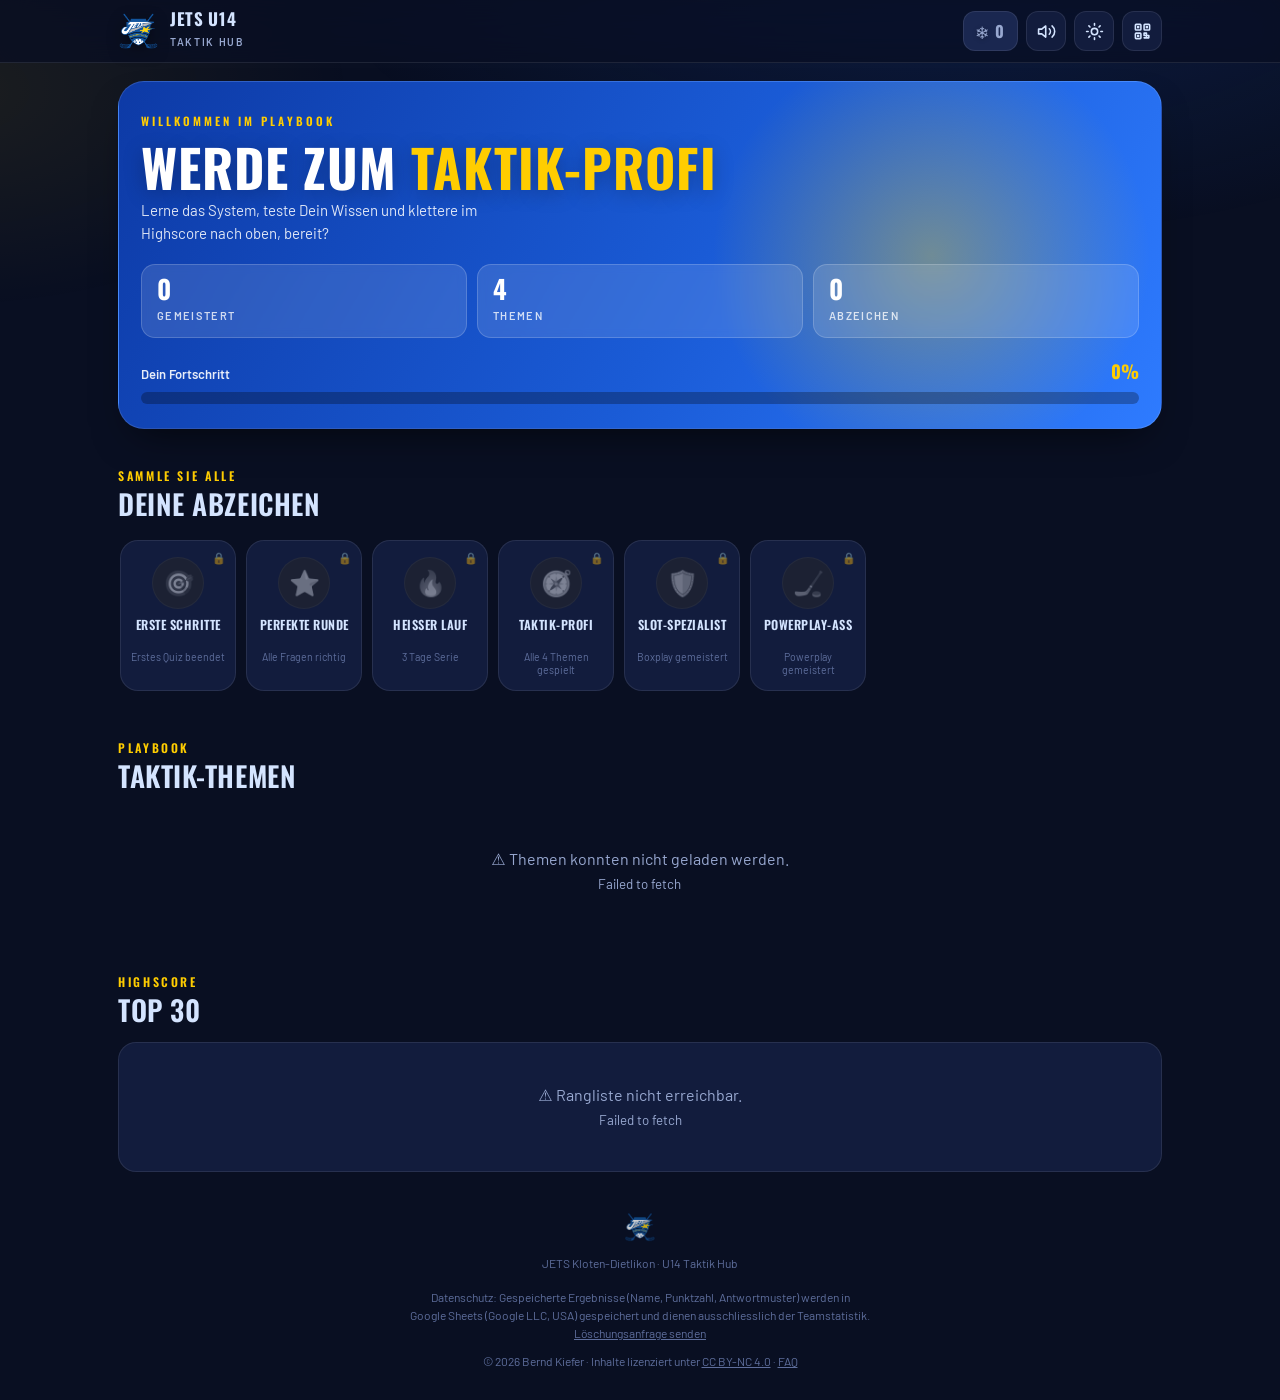
<file: index.html>
<!DOCTYPE html>
<html lang="de">
<head>
  <meta charset="UTF-8">
  <meta name="viewport" content="width=device-width, initial-scale=1, viewport-fit=cover">
  <meta name="theme-color" content="#090F22">
  <title>JETS U14 · Taktik Hub</title>
  <link rel="stylesheet" href="css/fonts.css">
  <link rel="stylesheet" href="css/style.css">
</head>
<body>

  <!-- ====================== HEADER ====================== -->
  <header class="app-header">
    <div class="wrap">
      <a class="brand" href="index.html">
        <img src="assets/jets-logo.png" alt="JETS Logo">
        <span class="brand-txt">
          <b>JETS U14</b>
          <span>Taktik Hub</span>
        </span>
      </a>
      <div class="header-tools">
        <div class="streak-pill cold" id="streakPill" title="Streak">❄️ 0</div>
        <button class="icon-btn" id="soundBtn" aria-label="Sound an/aus"></button>
        <button class="icon-btn" id="themeBtn" aria-label="Hell/Dunkel"></button>
        <a class="icon-btn" id="qrBtn" href="qr.html" aria-label="QR-Code Poster"></a>
      </div>
    </div>
  </header>

  <main class="wrap">

    <!-- ====================== HERO ====================== -->
    <section class="hero">
      <div class="hero-inner">
        <span class="kicker" id="heroGreet">Willkommen im Playbook</span>
        <h1>Werde zum <em>Taktik-Profi</em></h1>
        <p>Lerne das System, teste Dein Wissen und klettere im Highscore nach oben, bereit?</p>

        <div class="hero-stats">
          <div class="hstat"><b id="heroMastered">0</b><span>Gemeistert</span></div>
          <div class="hstat"><b id="heroTotal">4</b><span>Themen</span></div>
          <div class="hstat"><b id="heroBadgeCount">0</b><span>Abzeichen</span></div>
        </div>

        <div class="hero-progress">
          <div class="pwrap"><span>Dein Fortschritt</span><b id="heroPct">0%</b></div>
          <div class="bar" id="heroBar"><i></i></div>
        </div>
      </div>
    </section>

    <div class="mock-banner" id="mockBanner" style="display:none">
      🧪 <span><b>Demo-Modus:</b> Beispieldaten aktiv. Sobald die Google-Apps-Script-URL eingetragen ist, lädt alles live.</span>
    </div>

    <!-- ====================== BADGES ====================== -->
    <section class="section">
      <div class="section-head">
        <div><span class="eyebrow">Sammle sie alle</span><h2>Deine Abzeichen</h2></div>
      </div>
      <div class="badge-strip" id="badgeStrip"></div>
    </section>

    <!-- ====================== THEMEN ====================== -->
    <section class="section">
      <div class="section-head">
        <div><span class="eyebrow">Playbook</span><h2>Taktik-Themen</h2></div>
      </div>
      <div class="grid-cards" id="topicGrid"></div>
    </section>

    <!-- ====================== LEADERBOARD ====================== -->
    <section class="section" id="leaderboardSection">
      <div class="section-head">
        <div><span class="eyebrow" id="boardEyebrow">Highscore</span><h2 id="boardHeading">Top 30</h2></div>
      </div>
      <div class="board" id="board"></div>
    </section>

    <footer class="foot">
      <img class="logo-sm" src="assets/jets-logo.png" alt="JETS">
      <div>JETS Kloten-Dietlikon · U14 Taktik Hub</div>
      <p class="privacy-notice">
        Datenschutz: Gespeicherte Ergebnisse (Name, Punktzahl, Antwortmuster) werden in Google&nbsp;Sheets (Google&nbsp;LLC, USA) gespeichert und dienen ausschliesslich der Teamstatistik. <button class="privacy-link" id="openContact">Löschungsanfrage senden</button>
      </p>
      <p class="foot-copyright">© <a href="coach.html" class="coach-link" tabindex="-1">2026</a> Bernd Kiefer · Inhalte lizenziert unter <a href="https://creativecommons.org/licenses/by-nc/4.0/" target="_blank" rel="noopener">CC BY-NC 4.0</a> · <a href="faq.html">FAQ</a></p>
    </footer>

    <!-- Contact modal -->
    <div class="modal-backdrop" id="contactModal" style="display:none" role="dialog" aria-modal="true" aria-labelledby="contactTitle">
      <div class="modal-box">
        <h2 class="modal-title" id="contactTitle">Löschungsanfrage</h2>
        <p class="modal-sub">Dein Name und deine Nachricht werden per E-Mail an den Betreiber weitergeleitet.</p>
        <label class="modal-label" for="contactName">Name</label>
        <input class="modal-input" id="contactName" type="text" placeholder="z.B. Max Muster" maxlength="80">
        <label class="modal-label" for="contactEmail">E-Mail <span style="color:var(--red)">*</span></label>
        <input class="modal-input" id="contactEmail" type="email" placeholder="z.B. max@beispiel.ch" maxlength="120">
        <label class="modal-label" for="contactMsg">Nachricht</label>
        <textarea class="modal-input modal-textarea" id="contactMsg" placeholder="Was soll gelöscht werden?" maxlength="1000"></textarea>
        <div class="modal-actions">
          <button class="btn btn-yellow" id="contactSubmit">Senden</button>
          <button class="btn btn-ghost" id="contactClose">Abbrechen</button>
        </div>
        <p class="modal-feedback" id="contactFeedback"></p>
      </div>
    </div>
  </main>

  <script src="js/vendor/react.production.min.js"></script>
  <script src="js/vendor/react-dom.production.min.js"></script>
  <script src="js/vendor/babel.min.js"></script>
  <script type="text/babel" src="tweaks-panel.jsx"></script>
  <script src="js/config.js"></script>
  <script src="js/api.js"></script>
  <script src="js/ui.js"></script>
  <script src="js/index.js"></script>
  <div id="tweaks-root"></div>
  <script type="text/babel">
    const TWEAK_DEFAULTS = /*EDITMODE-BEGIN*/{
      "leaderboardTitel": "Highscore",
      "theme": "dark",
      "accentFarbe": "#FFCD00",
      "demoBanner": false
    }/*EDITMODE-END*/;

    function TweaksApp() {
      const [t, setTweak] = useTweaks(TWEAK_DEFAULTS);

      // Leaderboard-Titel
      React.useEffect(() => {
        const ey = document.getElementById('boardEyebrow');
        if (ey) ey.textContent = t.leaderboardTitel;
      }, [t.leaderboardTitel]);

      // Theme
      React.useEffect(() => {
        document.documentElement.setAttribute('data-theme', t.theme);
        localStorage.setItem('jets_theme', t.theme);
        const btn = document.getElementById('themeBtn');
        if (btn && window.UI) btn.innerHTML = UI.icon(t.theme === 'dark' ? 'sun' : 'moon', 19);
      }, [t.theme]);

      // Akzentfarbe
      React.useEffect(() => {
        document.documentElement.style.setProperty('--yellow', t.accentFarbe);
        document.documentElement.style.setProperty('--yellow-soft', t.accentFarbe + 'cc');
      }, [t.accentFarbe]);

      // Demo-Banner
      React.useEffect(() => {
        const mb = document.getElementById('mockBanner');
        if (mb) mb.style.display = t.demoBanner ? 'flex' : 'none';
      }, [t.demoBanner]);

      return (
        <TweaksPanel title="Tweaks">
          <TweakSection label="Inhalt" />
          <TweakRadio
            label="Leaderboard-Titel"
            value={t.leaderboardTitel}
            options={['Highscore', 'Liga-Rangliste']}
            onChange={v => setTweak('leaderboardTitel', v)}
          />
          <TweakToggle
            label="Demo-Banner"
            value={t.demoBanner}
            onChange={v => setTweak('demoBanner', v)}
          />
          <TweakSection label="Design" />
          <TweakRadio
            label="Theme"
            value={t.theme}
            options={['dark', 'light']}
            onChange={v => setTweak('theme', v)}
          />
          <TweakColor
            label="Akzentfarbe"
            value={t.accentFarbe}
            options={['#FFCD00', '#FFB300', '#FF9500', '#00CFAA']}
            onChange={v => setTweak('accentFarbe', v)}
          />
        </TweaksPanel>
      );
    }

    ReactDOM.createRoot(document.getElementById('tweaks-root')).render(<TweaksApp />);
  </script>
  <script>
    (function() {
      var modal   = document.getElementById('contactModal');
      var feedback = document.getElementById('contactFeedback');
      document.getElementById('openContact').addEventListener('click', function() {
        modal.style.display = 'flex';
        feedback.textContent = '';
        document.getElementById('contactName').value = '';
        document.getElementById('contactEmail').value = '';
        document.getElementById('contactMsg').value = '';
      });
      function close() { modal.style.display = 'none'; }
      document.getElementById('contactClose').addEventListener('click', close);
      modal.addEventListener('click', function(e) { if (e.target === modal) close(); });
      document.getElementById('contactSubmit').addEventListener('click', async function() {
        var name = document.getElementById('contactName').value.trim();
        var email = document.getElementById('contactEmail').value.trim();
        var message = document.getElementById('contactMsg').value.trim();
        if (!email) { feedback.textContent = 'Bitte eine E-Mail-Adresse eingeben.'; return; }
        if (!message) { feedback.textContent = 'Bitte eine Nachricht eingeben.'; return; }
        var btn = document.getElementById('contactSubmit');
        btn.disabled = true;
        btn.textContent = 'Wird gesendet…';
        try {
          await API.sendContact({ name, email, message });
          feedback.style.color = 'var(--green)';
          feedback.textContent = 'Nachricht gesendet. Wir melden uns bald.';
          btn.style.display = 'none';
          document.getElementById('contactClose').textContent = 'Schliessen';
        } catch(err) {
          feedback.style.color = 'var(--red)';
          feedback.textContent = 'Fehler beim Senden. Bitte später nochmal versuchen.';
          btn.disabled = false;
          btn.textContent = 'Senden';
        }
      });
    })();
  </script>
</body>
</html>
</file>
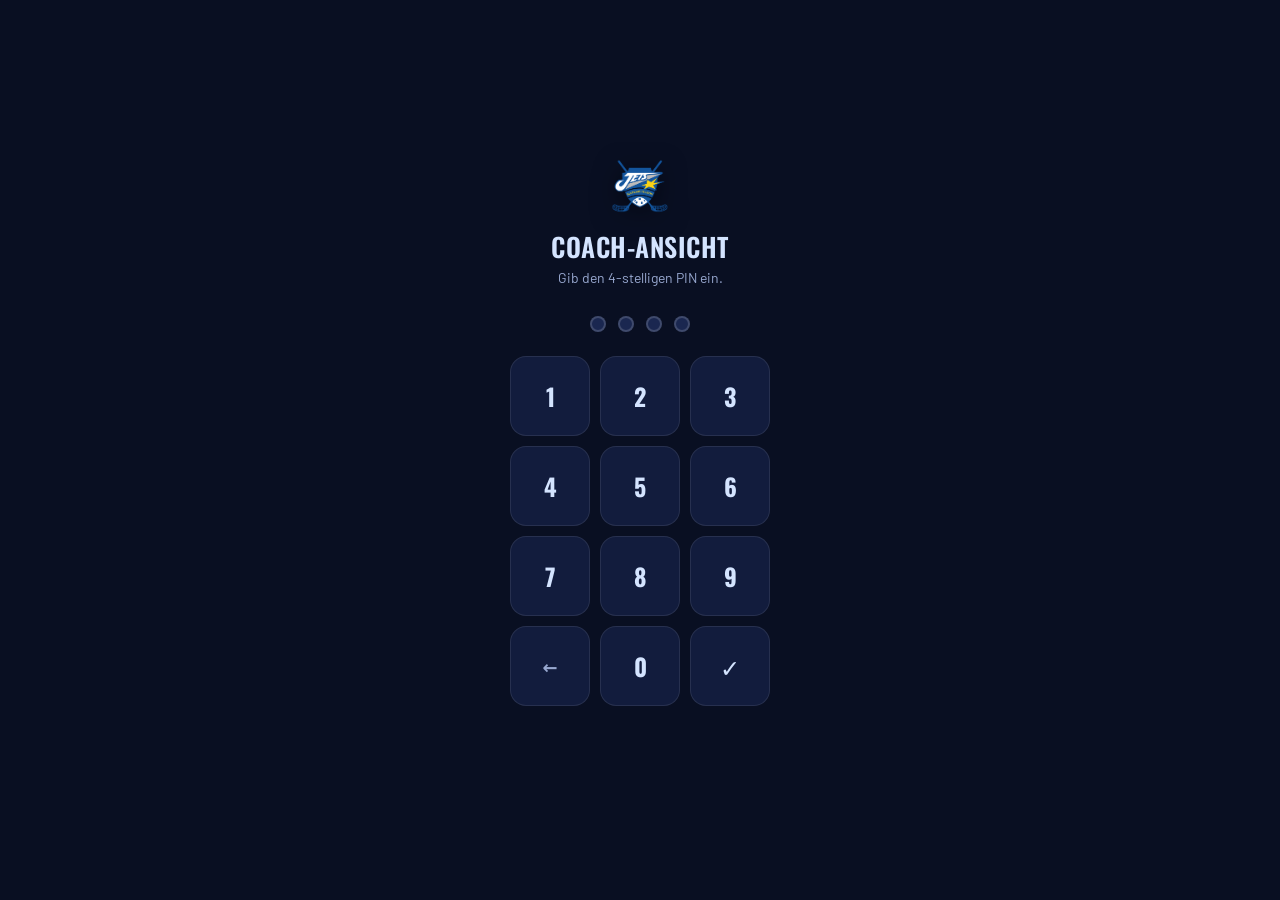
<file: coach.html>
<!DOCTYPE html>
<html lang="de">
<head>
  <meta charset="UTF-8">
  <meta name="viewport" content="width=device-width, initial-scale=1, viewport-fit=cover">
  <meta name="theme-color" content="#060D24">
  <title>Coach · JETS U14 Taktik Hub</title>
  <link rel="stylesheet" href="css/fonts.css">
  <link rel="stylesheet" href="css/style.css">
  <style>
    /* ---- Coach-spezifische Styles ---- */
    .coach-badge {
      display: inline-flex; align-items: center; gap: 5px;
      background: rgba(255,205,0,.15); border: 1px solid rgba(255,205,0,.4);
      color: var(--yellow); padding: 3px 10px; border-radius: 999px;
      font-family: var(--font-display); font-size: 11px; text-transform: uppercase;
      letter-spacing: .14em; font-weight: 600;
    }

    /* ---- PIN Screen ---- */
    .pin-overlay {
      position: fixed; inset: 0; z-index: 200;
      background: var(--bg);
      display: flex; flex-direction: column; align-items: center; justify-content: center;
      gap: 0; padding: 24px;
      transition: opacity .4s, visibility .4s;
    }
    .pin-overlay.hidden { opacity: 0; visibility: hidden; pointer-events: none; }
    .pin-box { width: 100%; max-width: 340px; text-align: center; }
    .pin-logo { height: 56px; margin: 0 auto 20px; filter: drop-shadow(0 4px 12px rgba(0,0,0,.5)); }
    .pin-box h2 { font-size: 26px; margin-bottom: 6px; }
    .pin-box p { color: var(--text-dim); font-size: 14px; margin-bottom: 28px; }
    .pin-dots { display: flex; justify-content: center; gap: 12px; margin-bottom: 24px; }
    .pin-dot {
      width: 16px; height: 16px; border-radius: 50%;
      background: var(--surface-2); border: 2px solid var(--border-str);
      transition: background .15s, border-color .15s;
    }
    .pin-dot.filled { background: var(--yellow); border-color: var(--yellow); box-shadow: 0 0 10px rgba(255,205,0,.5); }
    .pin-numpad { display: grid; grid-template-columns: repeat(3, 1fr); gap: 10px; max-width: 260px; margin: 0 auto; }
    .pin-key {
      aspect-ratio: 1; border-radius: 16px; background: var(--surface);
      border: 1px solid var(--border); font-family: var(--font-display);
      font-size: 24px; font-weight: 700; color: var(--text);
      cursor: pointer; transition: background .12s, transform .1s;
      display: grid; place-items: center;
    }
    .pin-key:hover { background: var(--surface-2); }
    .pin-key:active { transform: scale(.93); background: var(--surface-3); }
    .pin-key.del { font-size: 18px; color: var(--text-dim); }
    .pin-key.empty { pointer-events: none; background: transparent; border-color: transparent; }
    .pin-error {
      margin-top: 16px; color: var(--red); font-size: 13px; font-weight: 600;
      min-height: 20px; transition: opacity .3s;
    }

    /* ---- Dashboard ---- */
    .dash { padding-bottom: 60px; }

    /* Stat-Karten */
    .stat-grid { display: grid; grid-template-columns: repeat(2, 1fr); gap: 12px; }
    @media (min-width: 640px) { .stat-grid { grid-template-columns: repeat(4, 1fr); } }
    .stat-card {
      background: var(--surface); border: 1px solid var(--border); border-radius: var(--radius);
      padding: 16px; display: flex; flex-direction: column; gap: 4px;
    }
    .stat-card .sc-val {
      font-family: var(--font-display); font-weight: 700; font-size: 34px;
      line-height: 1; color: var(--text);
    }
    .stat-card .sc-val.yellow { color: var(--yellow); }
    .stat-card .sc-val.green  { color: var(--green); }
    .stat-card .sc-val.red    { color: var(--red); }
    .stat-card .sc-lbl { font-size: 11.5px; text-transform: uppercase; letter-spacing: .12em; color: var(--text-dim); font-weight: 600; margin-top: 2px; }
    .stat-card .sc-sub { font-size: 12px; color: var(--text-faint); margin-top: 4px; }

    /* Themen-Balken */
    .topic-bars { display: grid; gap: 11px; }
    .tbar-row { display: grid; grid-template-columns: 130px 1fr 52px; align-items: center; gap: 12px; }
    .tbar-name { font-family: var(--font-display); font-size: 13.5px; text-transform: uppercase; letter-spacing: .04em; white-space: nowrap; overflow: hidden; text-overflow: ellipsis; }
    .tbar-track { height: 14px; border-radius: 999px; background: var(--surface-2); overflow: hidden; }
    .tbar-fill { height: 100%; border-radius: 999px; transition: width 1s cubic-bezier(.2,.8,.2,1); background: linear-gradient(90deg, var(--blue), var(--blue-glow)); }
    .tbar-fill.good { background: linear-gradient(90deg, var(--green-deep), var(--green)); }
    .tbar-fill.warn { background: linear-gradient(90deg, #c87a00, #f5a623); }
    .tbar-fill.bad  { background: linear-gradient(90deg, var(--red-deep), var(--red)); }
    .tbar-pct { font-family: var(--font-display); font-weight: 700; font-size: 15px; text-align: right; }
    .tbar-sub { grid-column: 2 / 4; color: var(--text-faint); font-size: 11.5px; margin-top: -6px; }

    /* Spieler-Tabelle */
    .ptable { background: var(--surface); border: 1px solid var(--border); border-radius: var(--radius); overflow: hidden; }
    .ptable-row {
      display: grid; align-items: center; gap: 10px; padding: 13px 16px;
      border-bottom: 1px solid var(--border);
      grid-template-columns: 26px 1fr 64px 64px 60px 80px;
    }
    @media (max-width: 600px) { .ptable-row { grid-template-columns: 26px 1fr 56px 56px; } .ptable-col-hide { display: none; } }
    .ptable-row:last-child { border-bottom: none; }
    .ptable-row.head { background: var(--surface-2); border-bottom: 1px solid var(--border-str); }
    .ptable-row.head span { font-family: var(--font-display); text-transform: uppercase; letter-spacing: .12em; font-size: 10.5px; color: var(--text-dim); font-weight: 600; }

    .status-dot { width: 10px; height: 10px; border-radius: 50%; flex-shrink: 0; }
    .status-dot.green  { background: var(--green);  box-shadow: 0 0 6px rgba(40,199,111,.6); }
    .status-dot.yellow { background: #f5a623;       box-shadow: 0 0 6px rgba(245,166,35,.5); }
    .status-dot.red    { background: var(--red);    box-shadow: 0 0 6px rgba(255,90,95,.5); }

    .p-name { font-weight: 700; font-size: 15px; }
    .p-meta { color: var(--text-faint); font-size: 11px; margin-top: 1px; }

    .score-pill {
      display: inline-flex; align-items: center; justify-content: center;
      padding: 4px 10px; border-radius: 999px; font-family: var(--font-display);
      font-weight: 700; font-size: 13.5px; white-space: nowrap;
    }
    .score-pill.good { background: rgba(40,199,111,.15); color: var(--green); }
    .score-pill.warn { background: rgba(245,166,35,.15); color: #f5a623; }
    .score-pill.bad  { background: rgba(255,90,95,.15);  color: var(--red); }

    .trend { font-size: 16px; }

    .last-played { font-size: 12.5px; color: var(--text-dim); }
    .last-played.today  { color: var(--green); font-weight: 600; }
    .last-played.recent { color: var(--text); }

    .games-count { font-family: var(--font-display); font-size: 15px; font-weight: 700; color: var(--text-dim); text-align: right; }

    /* Fragen-Fehlerrate */
    .qstat-row {
      display: grid; grid-template-columns: 48px 1fr 52px; align-items: center;
      gap: 12px; padding: 10px 0; border-bottom: 1px solid var(--border);
    }
    .qstat-row:last-child { border-bottom: none; }
    .qstat-icon { font-size: 18px; text-align: center; }
    .qstat-text { font-size: 13.5px; line-height: 1.4; color: var(--text); }
    .qstat-text small { display: block; color: var(--text-faint); font-size: 11.5px; margin-top: 2px; }
    .qstat-pct { font-family: var(--font-display); font-weight: 700; font-size: 15px; text-align: right; }
    .qstat-pct.bad  { color: var(--red); }
    .qstat-pct.warn { color: #f5a623; }
    .qstat-pct.good { color: var(--green); }
    .qstat-empty { color: var(--text-faint); font-size: 14px; padding: 24px 0; text-align: center; }

    /* Abmelden */
    .logout-row { display: flex; justify-content: flex-end; margin-top: 28px; }
  </style>
</head>
<body>

<!-- ====================== PIN SCREEN ====================== -->
<div class="pin-overlay" id="pinOverlay">
  <div class="pin-box">
    <img class="pin-logo" src="assets/jets-logo.png" alt="JETS">
    <h2>Coach-Ansicht</h2>
    <p>Gib den 4-stelligen PIN ein.</p>
    <div class="pin-dots" id="pinDots">
      <div class="pin-dot" id="d0"></div>
      <div class="pin-dot" id="d1"></div>
      <div class="pin-dot" id="d2"></div>
      <div class="pin-dot" id="d3"></div>
    </div>
    <div class="pin-numpad" id="numpad"></div>
    <div class="pin-error" id="pinError"></div>
  </div>
</div>

<!-- ====================== DASHBOARD ====================== -->
<header class="app-header">
  <div class="wrap">
    <a class="brand" href="index.html">
      <img src="assets/jets-logo.png" alt="JETS Logo">
      <span class="brand-txt"><b>JETS U14</b><span>Taktik Hub</span></span>
    </a>
    <div class="header-tools">
      <span class="coach-badge">🎯 Coach</span>
      <a class="icon-btn" id="qrBtn" href="qr.html" aria-label="QR-Code Poster"></a>
      <button class="icon-btn" id="themeBtn" aria-label="Hell/Dunkel"></button>
    </div>
  </div>
</header>

<main class="wrap dash" id="dashboard" style="display:none">

  <!-- Stats -->
  <section class="section">
    <div class="section-head"><div><span class="eyebrow">Diese Woche</span><h2>Team-Übersicht</h2></div></div>
    <div class="stat-grid" id="statGrid"></div>
  </section>

  <!-- Themen-Performance -->
  <section class="section">
    <div class="section-head"><div><span class="eyebrow">Analyse</span><h2>Themen-Performance</h2></div></div>
    <div class="topic-bars" id="topicBars"></div>
  </section>

  <!-- Schwache Fragen -->
  <section class="section">
    <div class="section-head">
      <div><span class="eyebrow">Analyse</span><h2>Fragen-Fehlerrate</h2></div>
      <select class="btn btn-ghost" id="qStatsTopic" style="font-size:13px;padding:6px 12px;cursor:pointer"></select>
    </div>
    <div id="qStatsBody"></div>
  </section>

  <!-- Spieler -->
  <section class="section">
    <div class="section-head"><div><span class="eyebrow">Alle Spieler</span><h2>Aktivität &amp; Scores</h2></div></div>
    <div class="ptable" id="playerTable"></div>
  </section>

  <div class="logout-row">
    <button class="btn btn-ghost" id="logoutBtn">🔒 Abmelden</button>
  </div>
</main>

<script src="js/config.js"></script>
<script src="js/api.js"></script>
<script src="js/ui.js"></script>
<script>
UI.initTheme();
document.getElementById('qrBtn').innerHTML = UI.icon('qr', 19);
const themeBtn = document.getElementById('themeBtn');
themeBtn.innerHTML = UI.icon(UI.isDark() ? 'sun' : 'moon', 19);
themeBtn.addEventListener('click', () => { UI.toggleTheme(); themeBtn.innerHTML = UI.icon(UI.isDark() ? 'sun' : 'moon', 19); });

/* ============================================================
   PIN
   ============================================================ */
let pinValue = '';
const AUTH_KEY = 'jets_coach_auth';

function checkAuth() {
  if (sessionStorage.getItem(AUTH_KEY) === 'ok') unlock();
  else buildNumpad();
}

function buildNumpad() {
  const pad = document.getElementById('numpad');
  const keys = ['1','2','3','4','5','6','7','8','9','←','0','✓'];
  pad.innerHTML = keys.map(k => {
    const cls = k === '←' ? 'pin-key del' : k === '✓' ? 'pin-key confirm' : 'pin-key';
    return `<button class="${cls}" data-key="${k}">${k}</button>`;
  }).join('');
  pad.addEventListener('click', e => {
    const btn = e.target.closest('.pin-key');
    if (!btn) return;
    handlePin(btn.dataset.key);
  });
  document.addEventListener('keydown', e => {
    if (document.getElementById('pinOverlay').classList.contains('hidden')) return;
    if (e.key >= '0' && e.key <= '9') handlePin(e.key);
    if (e.key === 'Backspace') handlePin('←');
    if (e.key === 'Enter') handlePin('✓');
  });
}

function handlePin(key) {
  const err = document.getElementById('pinError');
  if (key === '←') { pinValue = pinValue.slice(0,-1); }
  else if (key === '✓' || pinValue.length === 4) {
    if (key !== '✓' && key !== '←') pinValue += key;
    if (pinValue.length === 4) checkPin();
    return;
  } else { pinValue += key; }
  err.textContent = '';
  updateDots();
}

function updateDots() {
  for (let i = 0; i < 4; i++) {
    document.getElementById('d'+i).classList.toggle('filled', i < pinValue.length);
  }
}

function checkPin() {
  updateDots();
  if (pinValue === String(CONFIG.COACH_PIN)) {
    sessionStorage.setItem(AUTH_KEY, 'ok');
    unlock();
  } else {
    document.getElementById('pinError').textContent = 'Falscher PIN – versuch es nochmal.';
    pinValue = '';
    updateDots();
    const overlay = document.getElementById('pinOverlay');
    overlay.style.animation = 'none';
    requestAnimationFrame(() => {
      overlay.style.animation = 'shake .4s ease';
    });
  }
}

function unlock() {
  document.getElementById('pinOverlay').classList.add('hidden');
  document.getElementById('dashboard').style.display = '';
  buildDashboard();
}

document.getElementById('logoutBtn').addEventListener('click', () => {
  sessionStorage.removeItem(AUTH_KEY);
  document.getElementById('pinOverlay').classList.remove('hidden');
  document.getElementById('dashboard').style.display = 'none';
  pinValue = ''; updateDots();
  document.getElementById('pinError').textContent = '';
});

/* ============================================================
   DATEN-VERARBEITUNG
   ============================================================ */
function processData(entries, topics) {
  const now = Date.now();

  // Nach UID gruppieren (Fallback auf Name)
  const byUid = {};
  entries.forEach(e => {
    const key = e.uid || ('name:' + e.name.toLowerCase());
    if (!byUid[key]) byUid[key] = { uid: key, name: e.name, entries: [] };
    byUid[key].entries.push(e);
    byUid[key].name = e.name;
  });

  // Spieler aufbereiten
  const players = Object.values(byUid).map(p => {
    const sorted = [...p.entries].sort((a,b) => new Date(b.timestamp) - new Date(a.timestamp));
    const total = sorted.length;
    const avgScore = Math.round(sorted.reduce((s,e) => s + e.points/e.maxPoints, 0) / total * 100);
    const lastDate = new Date(sorted[0].timestamp);
    const daysSince = Math.max(0, Math.floor((now - lastDate) / 86400000));
    const topicsPlayed = [...new Set(sorted.map(e => e.topicId))];

    // Trend: erste Hälfte vs letzte Hälfte
    const half = Math.max(1, Math.ceil(total / 2));
    const recentAvg = sorted.slice(0, half).reduce((s,e) => s + e.points/e.maxPoints, 0) / half;
    const oldAvg    = sorted.slice(-half).reduce((s,e) => s + e.points/e.maxPoints, 0) / half;
    const trend = total < 2 ? 'flat' : recentAvg > oldAvg + .1 ? 'up' : recentAvg < oldAvg - .1 ? 'down' : 'flat';

    // Status
    const status = daysSince > 7 ? 'red' : (daysSince > 3 || avgScore < 60) ? 'yellow' : 'green';

    return { uid: p.uid, name: p.name, total, avgScore, lastDate, daysSince, topicsPlayed, trend, status };
  }).sort((a,b) => a.daysSince - b.daysSince || b.avgScore - a.avgScore);

  // Themen-Stats
  const topicStats = topics.map(t => {
    const idLower = t.id.toLowerCase();
    const te = entries.filter(e => String(e.topicId).toLowerCase() === idLower);
    const avg = te.length ? Math.round(te.reduce((s,e) => s + e.points/e.maxPoints, 0) / te.length * 100) : 0;
    return { id: t.id, title: t.title, count: te.length, avg };
  });

  // Summary
  const weekMs = 7 * 864e5;
  const weekEntries = entries.filter(e => now - new Date(e.timestamp) < weekMs);
  const activeUids  = new Set(weekEntries.map(e => e.uid || e.name));
  const teamAvg     = players.length ? Math.round(players.reduce((s,p) => s + p.avgScore, 0) / players.length) : 0;
  const weakest     = [...topicStats].sort((a,b) => a.avg - b.avg)[0];

  return { players, topicStats, activeCount: activeUids.size, totalGames: entries.length, teamAvg, weakest };
}

/* ============================================================
   RENDER
   ============================================================ */
function relativeDay(daysSince) {
  if (daysSince === 0) return { text: 'Heute', cls: 'today' };
  if (daysSince === 1) return { text: 'Gestern', cls: 'recent' };
  if (daysSince <= 3) return { text: `Vor ${daysSince} Tagen`, cls: 'recent' };
  return { text: `Vor ${daysSince} Tagen`, cls: '' };
}

function trendIcon(t) {
  if (t === 'up')   return '<span style="color:var(--green)">↑</span>';
  if (t === 'down') return '<span style="color:var(--red)">↓</span>';
  return '<span style="color:var(--text-faint)">→</span>';
}

function scorePillCls(pct) {
  return pct >= 75 ? 'good' : pct >= 50 ? 'warn' : 'bad';
}

function barCls(pct) {
  return pct >= 75 ? 'good' : pct >= 50 ? 'warn' : 'bad';
}

async function buildDashboard() {
  buildTopicSelect();
  const [entries, topics] = await Promise.all([API.getHighscore(), API.getTopics()]);
  const d = processData(entries, topics);

  /* --- Stat-Karten --- */
  const statGrid = document.getElementById('statGrid');
  const weakestTitel = d.weakest ? d.weakest.title : '–';
  statGrid.innerHTML = [
    { val: d.activeCount, lbl: 'Aktive Spieler', sub: 'diese Woche', cls: d.activeCount >= 6 ? 'green' : 'yellow' },
    { val: d.totalGames,  lbl: 'Quizze gespielt', sub: 'gesamt', cls: '' },
    { val: d.teamAvg + '%', lbl: 'Team-Ø Score',  sub: 'alle Spieler', cls: d.teamAvg >= 70 ? 'green' : d.teamAvg >= 50 ? 'yellow' : 'red' },
    { val: weakestTitel,  lbl: 'Schwächstes Thema', sub: d.weakest ? d.weakest.avg + '% Ø' : '', cls: 'red', small: true },
  ].map(s => `
    <div class="stat-card">
      <div class="sc-val ${s.cls} ${s.small ? 'display' : ''}" style="${s.small ? 'font-size:clamp(15px,3.5vw,22px);line-height:1.15;text-transform:uppercase' : ''}">${escapeHtml(String(s.val))}</div>
      <div class="sc-lbl">${s.lbl}</div>
      ${s.sub ? `<div class="sc-sub">${s.sub}</div>` : ''}
    </div>`).join('');

  /* --- Themen-Balken --- */
  const bars = document.getElementById('topicBars');
  bars.innerHTML = d.topicStats.map(t => `
    <div class="tbar-row">
      <div class="tbar-name">${escapeHtml(t.title)}</div>
      <div class="tbar-track"><div class="tbar-fill ${barCls(t.avg)}" id="bar-${t.id}" style="width:0%"></div></div>
      <div class="tbar-pct" style="color:var(--text)">${t.avg}%</div>
      <div class="tbar-sub">${t.count} Durchläufe</div>
    </div>`).join('');
  // Balken animieren
  setTimeout(() => {
    d.topicStats.forEach(t => {
      const el = document.getElementById('bar-' + t.id);
      if (el) el.style.width = t.avg + '%';
    });
  }, 150);

  /* --- Spieler-Tabelle --- */
  const table = document.getElementById('playerTable');
  table.innerHTML =
    `<div class="ptable-row head">
       <span></span><span>Spieler</span><span>Ø Score</span>
       <span class="ptable-col-hide">Spiele</span>
       <span class="ptable-col-hide">Trend</span>
       <span>Letztes Quiz</span>
     </div>` +
    d.players.map(p => {
      const rel = relativeDay(p.daysSince);
      return `<div class="ptable-row">
        <div class="status-dot ${p.status}"></div>
        <div>
          <div class="p-name">${escapeHtml(p.name)}</div>
          <div class="p-meta">${p.topicsPlayed.length}/4 Themen</div>
        </div>
        <div><span class="score-pill ${scorePillCls(p.avgScore)}">${p.avgScore}%</span></div>
        <div class="games-count ptable-col-hide">${p.total}×</div>
        <div class="trend ptable-col-hide">${trendIcon(p.trend)}</div>
        <div class="last-played ${rel.cls}">${rel.text}</div>
      </div>`;
    }).join('');
}

function escapeHtml(s) {
  return String(s).replace(/[&<>"']/g, c => ({ '&':'&amp;','<':'&lt;','>':'&gt;','"':'&quot;',"'":'&#39;' }[c]));
}

/* Shake-Animation für falschen PIN */
const style = document.createElement('style');
style.textContent = `
  @keyframes shake {
    0%,100%{ transform:translateX(0) }
    20%{ transform:translateX(-10px) }
    40%{ transform:translateX(10px) }
    60%{ transform:translateX(-6px) }
    80%{ transform:translateX(6px) }
  }`;
document.head.appendChild(style);

/* ============================================================
   FRAGEN-FEHLERRATE
   ============================================================ */
async function buildQuestionStats(topicId) {
  const body = document.getElementById('qStatsBody');
  body.innerHTML = '<div class="qstat-empty">Lädt…</div>';
  const stats = await API.getQuestionStats(topicId);
  const questions = MOCK.questions[topicId] || MOCK.questions[topicId.toLowerCase()] || [];
  const qMap = {};
  questions.forEach(q => { qMap[String(q.id)] = q.question; });

  if (!stats.length) {
    body.innerHTML = '<div class="qstat-empty">Noch keine Antworten für dieses Thema gespeichert.</div>';
    return;
  }
  body.innerHTML = stats.map(s => {
    const cls = s.failRate >= 60 ? 'bad' : s.failRate >= 30 ? 'warn' : 'good';
    const icon = s.failRate >= 60 ? '❌' : s.failRate >= 30 ? '⚠️' : '✅';
    const text = qMap[String(s.id)] || ('Frage ' + s.id);
    return `<div class="qstat-row">
      <div class="qstat-icon">${icon}</div>
      <div class="qstat-text">${escapeHtml(text)}<small>Q${s.id} · ${s.total} Antworten · ${s.wrong} falsch</small></div>
      <div class="qstat-pct ${cls}">${s.failRate}%</div>
    </div>`;
  }).join('');
}

function buildTopicSelect() {
  const sel = document.getElementById('qStatsTopic');
  API.getTopics().then(topics => {
    sel.innerHTML = topics.map(t => `<option value="${escapeHtml(t.id)}">${escapeHtml(t.title)}</option>`).join('');
    if (topics.length) buildQuestionStats(topics[0].id);
  });
  sel.addEventListener('change', () => buildQuestionStats(sel.value));
}

/* Start */
checkAuth();
</script>
<footer class="foot foot-sm">
  <p class="foot-copyright">© 2026 Bernd Kiefer · Inhalte lizenziert unter <a href="https://creativecommons.org/licenses/by-nc/4.0/" target="_blank" rel="noopener">CC BY-NC 4.0</a> · <a href="faq.html">FAQ</a></p>
</footer>
</body>
</html>
</file>
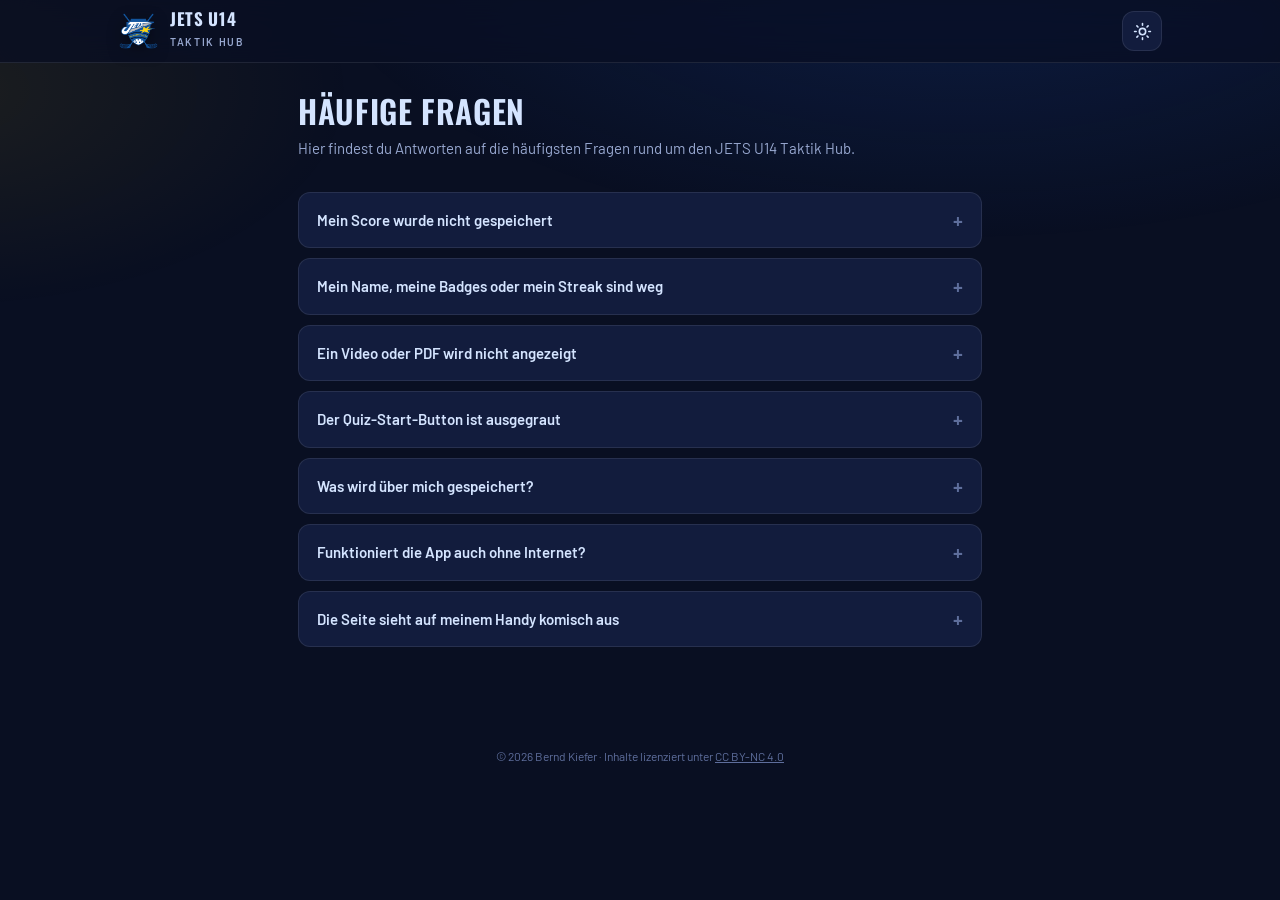
<file: faq.html>
<!DOCTYPE html>
<html lang="de">
<head>
  <meta charset="UTF-8">
  <meta name="viewport" content="width=device-width, initial-scale=1, viewport-fit=cover">
  <meta name="theme-color" content="#090F22">
  <title>FAQ · JETS U14 Taktik Hub</title>
  <link rel="stylesheet" href="css/fonts.css">
  <link rel="stylesheet" href="css/style.css">
</head>
<body>

  <header class="app-header">
    <div class="wrap">
      <a class="brand" href="index.html">
        <img src="assets/jets-logo.png" alt="JETS Logo">
        <span class="brand-txt"><b>JETS U14</b><span>Taktik Hub</span></span>
      </a>
      <div class="header-tools">
        <button class="icon-btn" id="themeBtn" aria-label="Hell/Dunkel"></button>
      </div>
    </div>
  </header>

  <main class="wrap faq-page">

    <h1>Häufige Fragen</h1>
    <p class="faq-intro">Hier findest du Antworten auf die häufigsten Fragen rund um den JETS U14 Taktik Hub.</p>

    <details class="faq-item">
      <summary>Mein Score wurde nicht gespeichert</summary>
      <div class="faq-body">
        <p>Meistens liegt das an einem kurzen Netzwerkausfall oder einem vorübergehenden Serverproblem. Den Quiz nochmal spielen und beim Speichern auf eine stabile Verbindung achten.</p>
        <p>Deine lokalen Fortschritte (Badges, Streak, Themen-Abzeichen) bleiben davon unberührt - sie werden direkt auf deinem Gerät gespeichert.</p>
      </div>
    </details>

    <details class="faq-item">
      <summary>Mein Name, meine Badges oder mein Streak sind weg</summary>
      <div class="faq-body">
        <p>Name, Badges und Streak werden ausschliesslich im Browser-Speicher (localStorage) dieses Geräts gesichert. Sie gehen verloren, wenn:</p>
        <p>- der Browser-Verlauf oder die Website-Daten gelöscht werden<br>
           - ein anderes Gerät oder ein anderer Browser verwendet wird<br>
           - der Browser im Inkognito-Modus geöffnet wurde</p>
        <p>Eine geräteübergreifende Synchronisierung ist aktuell nicht vorgesehen.</p>
      </div>
    </details>

    <details class="faq-item">
      <summary>Ein Video oder PDF wird nicht angezeigt</summary>
      <div class="faq-body">
        <p>Eingebettete Inhalte (YouTube-Videos, PDFs) werden von externen Servern geladen und sind nicht Teil der App. Mögliche Ursachen:</p>
        <p>- keine oder schlechte Internetverbindung<br>
           - der externe Dienst ist kurz nicht erreichbar<br>
           - ein Werbeblocker oder Content-Filter blockiert den Inhalt</p>
        <p>Seite neu laden oder später nochmal versuchen. PDFs können alternativ direkt über den Link im Ressourcentitel geöffnet werden.</p>
      </div>
    </details>

    <details class="faq-item">
      <summary>Der Quiz-Start-Button ist ausgegraut</summary>
      <div class="faq-body">
        <p>Für dieses Thema sind noch keine Fragen hinterlegt, oder der Server konnte beim Laden nicht erreicht werden.</p>
        <p>Kurz warten und die Seite neu laden. Falls das Problem anhält, ist das Thema möglicherweise noch in Bearbeitung.</p>
      </div>
    </details>

    <details class="faq-item">
      <summary>Was wird über mich gespeichert?</summary>
      <div class="faq-body">
        <p>Beim freiwilligen Speichern eines Ergebnisses werden Vorname, Punktzahl und Antwortmuster in Google Sheets (Google LLC, USA) abgelegt. Diese Daten dienen ausschliesslich der Teamstatistik des Trainers und werden nicht an Dritte weitergegeben.</p>
        <p>Alle anderen Daten (Name, Badges, Streak, Einstellungen) verbleiben ausschliesslich auf deinem Gerät und werden nie übertragen.</p>
        <p>Löschungsanfragen jederzeit über das Kontaktformular im Footer der Startseite.</p>
      </div>
    </details>

    <details class="faq-item">
      <summary>Funktioniert die App auch ohne Internet?</summary>
      <div class="faq-body">
        <p>Grundsätzlich ja - Theorie-Texte und Quizfragen werden nach dem ersten Laden für 10 Minuten zwischengespeichert. In dieser Zeit funktioniert die App auch ohne Verbindung.</p>
        <p>Ohne Internet können keine Scores gespeichert und keine Rangliste geladen werden. Eingebettete Videos und PDFs sind ebenfalls nicht verfügbar.</p>
      </div>
    </details>

    <details class="faq-item">
      <summary>Die Seite sieht auf meinem Handy komisch aus</summary>
      <div class="faq-body">
        <p>Am besten Chrome (Android) oder Safari (iOS) in der aktuellen Version verwenden. Ältere Browser-Versionen werden nicht aktiv unterstützt.</p>
        <p>Bei anhaltenden Anzeigeproblemen das Kontaktformular im Footer der Startseite nutzen - kurze Beschreibung des Problems und Gerät/Browser-Angabe sind hilfreich.</p>
      </div>
    </details>

  </main>

  <footer class="foot foot-sm">
    <p class="foot-copyright">© <a href="coach.html" class="coach-link" tabindex="-1">2026</a> Bernd Kiefer · Inhalte lizenziert unter <a href="https://creativecommons.org/licenses/by-nc/4.0/" target="_blank" rel="noopener">CC BY-NC 4.0</a></p>
  </footer>

  <script src="js/config.js"></script>
  <script src="js/ui.js"></script>
  <script>
    const themeBtn = document.getElementById('themeBtn');
    themeBtn.innerHTML = UI.icon(UI.isDark() ? 'sun' : 'moon', 19);
    themeBtn.addEventListener('click', () => {
      UI.toggleTheme();
      themeBtn.innerHTML = UI.icon(UI.isDark() ? 'sun' : 'moon', 19);
    });
  </script>

</body>
</html>
</file>
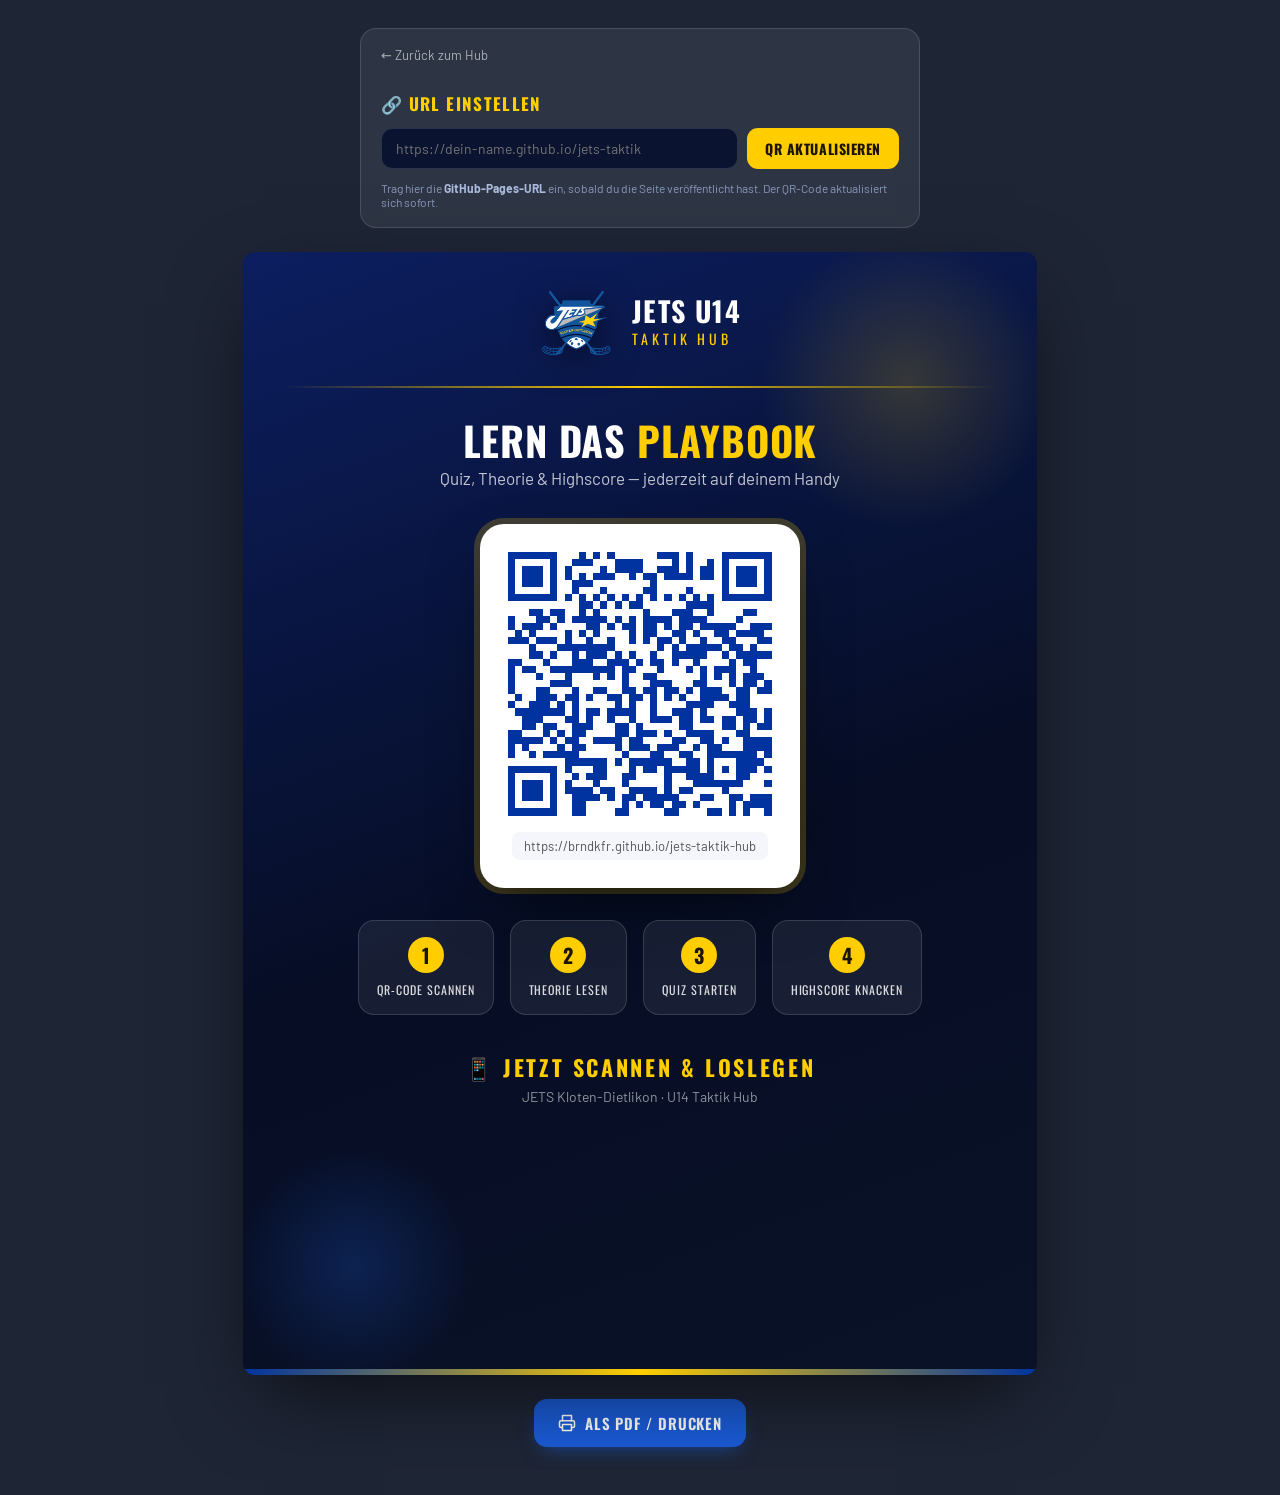
<file: qr.html>
<!DOCTYPE html>
<html lang="de">
<head>
  <meta charset="UTF-8">
  <meta name="viewport" content="width=device-width, initial-scale=1">
  <title>QR-Code Poster · JETS U14 Taktik Hub</title>
  <link rel="stylesheet" href="css/fonts.css">
  <script src="js/vendor/qrcode.min.js"></script>
  <style>
    :root {
      --blue:   #0033A0;
      --blue-2: #1A5BD6;
      --yellow: #FFCD00;
      --navy:   #060D24;
    }

    *, *::before, *::after { box-sizing: border-box; margin: 0; padding: 0; }
    body {
      font-family: "Barlow", system-ui, sans-serif;
      background: #1e2535;
      display: flex; flex-direction: column; align-items: center;
      min-height: 100dvh; padding: 28px 16px 48px;
      gap: 24px;
    }

    /* ---- Controls (screen only) ---- */
    .controls {
      background: #ffffff12; border: 1px solid #ffffff22; border-radius: 16px;
      padding: 18px 20px; width: 100%; max-width: 560px; display: flex; flex-direction: column; gap: 12px;
    }
    .controls h1 {
      font-family: "Oswald", sans-serif; text-transform: uppercase; font-size: 17px;
      letter-spacing: .08em; color: var(--yellow);
    }
    .url-row { display: flex; gap: 9px; }
    .url-row input {
      flex: 1; padding: 11px 14px; border-radius: 11px;
      background: #0a1330; border: 1.5px solid #ffffff22; color: #fff;
      font-size: 14px; font-family: "Barlow", sans-serif;
      transition: border-color .2s;
    }
    .url-row input:focus { outline: none; border-color: var(--yellow); }
    .btn-set {
      padding: 0 18px; border-radius: 11px;
      background: var(--yellow); color: #1a1400; font-family: "Oswald", sans-serif;
      font-weight: 700; font-size: 14px; text-transform: uppercase; letter-spacing: .04em;
      cursor: pointer; border: none; white-space: nowrap; transition: filter .2s;
    }
    .btn-set:hover { filter: brightness(1.07); }
    .hint { font-size: 12px; color: #8899bb; }
    .hint b { color: #aabbdd; }

    .btn-print {
      display: flex; align-items: center; gap: 9px;
      padding: 13px 24px; border-radius: 13px;
      background: var(--blue-2); color: #fff;
      font-family: "Oswald", sans-serif; font-weight: 600; font-size: 15px;
      text-transform: uppercase; letter-spacing: .06em;
      cursor: pointer; border: none; box-shadow: 0 8px 20px -8px rgba(26,91,214,.7);
      transition: filter .2s, transform .15s;
    }
    .btn-print:hover { filter: brightness(1.1); transform: translateY(-1px); }
    .btn-print:active { transform: scale(.97); }

    /* ---- A4 Poster ---- */
    .poster {
      width: 210mm; min-height: 297mm;
      background: linear-gradient(160deg, #0c1e60 0%, var(--navy) 55%, #0a1228 100%);
      border-radius: 12px;
      display: flex; flex-direction: column; align-items: center;
      padding: 36px 40px 44px;
      position: relative; overflow: hidden;
      box-shadow: 0 30px 80px -20px rgba(0,0,0,.7);
    }
    /* Dekorativer Glow */
    .poster::before {
      content: ""; position: absolute; top: -80px; right: -80px;
      width: 420px; height: 420px; border-radius: 50%;
      background: radial-gradient(closest-side, rgba(255,205,0,.18), transparent 70%);
      pointer-events: none;
    }
    .poster::after {
      content: ""; position: absolute; bottom: -60px; left: -60px;
      width: 340px; height: 340px; border-radius: 50%;
      background: radial-gradient(closest-side, rgba(26,91,214,.25), transparent 70%);
      pointer-events: none;
    }

    /* Poster: Header */
    .p-header { display: flex; align-items: center; gap: 18px; margin-bottom: 28px; z-index: 1; }
    .p-logo { height: 70px; width: auto; filter: drop-shadow(0 6px 16px rgba(0,0,0,.5)); }
    .p-brand { display: flex; flex-direction: column; }
    .p-brand b {
      font-family: "Oswald", sans-serif; text-transform: uppercase; font-size: 28px;
      font-weight: 700; letter-spacing: .05em; color: #fff; line-height: 1;
    }
    .p-brand span {
      font-family: "Oswald", sans-serif; text-transform: uppercase; font-size: 14px;
      font-weight: 400; letter-spacing: .28em; color: var(--yellow); margin-top: 3px;
    }

    /* Trennlinie */
    .p-divider {
      width: 100%; height: 2px; z-index: 1; margin-bottom: 32px;
      background: linear-gradient(90deg, transparent, var(--yellow), transparent);
    }

    /* Headline */
    .p-headline {
      font-family: "Oswald", sans-serif; font-weight: 700; text-transform: uppercase;
      font-size: 40px; letter-spacing: .02em; color: #fff; text-align: center;
      line-height: 1; margin-bottom: 8px; z-index: 1;
    }
    .p-headline em { color: var(--yellow); font-style: normal; }
    .p-sub { color: rgba(255,255,255,.75); font-size: 17px; text-align: center; margin-bottom: 36px; z-index: 1; }

    /* QR-Code-Karte */
    .p-qr-card {
      background: #fff; border-radius: 24px; padding: 28px;
      box-shadow: 0 24px 60px -16px rgba(0,0,0,.6), 0 0 0 6px rgba(255,205,0,.22);
      z-index: 1; display: flex; flex-direction: column; align-items: center; gap: 16px;
      margin-bottom: 32px;
    }
    #qrcode { display: block; }
    #qrcode img, #qrcode canvas { display: block; }
    .p-url {
      font-family: "Barlow", sans-serif; font-size: 13px; color: #555;
      word-break: break-all; text-align: center; max-width: 260px;
      background: #f4f6fb; border-radius: 8px; padding: 6px 12px;
    }

    /* Steps */
    .p-steps {
      display: flex; gap: 16px; margin-bottom: 36px; z-index: 1; flex-wrap: wrap; justify-content: center;
    }
    .p-step {
      display: flex; flex-direction: column; align-items: center; gap: 8px;
      background: rgba(255,255,255,.07); border: 1px solid rgba(255,255,255,.14);
      border-radius: 16px; padding: 16px 18px; min-width: 110px;
    }
    .p-step .num {
      width: 36px; height: 36px; border-radius: 50%; background: var(--yellow);
      color: #1a1400; font-family: "Oswald", sans-serif; font-weight: 700; font-size: 20px;
      display: grid; place-items: center;
    }
    .p-step span { font-family: "Oswald", sans-serif; text-transform: uppercase; font-size: 12px; color: rgba(255,255,255,.85); letter-spacing: .08em; text-align: center; }

    /* Scan-Hinweis */
    .p-scan {
      font-family: "Oswald", sans-serif; font-weight: 700; text-transform: uppercase;
      font-size: 22px; letter-spacing: .12em; color: var(--yellow);
      text-align: center; z-index: 1;
    }
    .p-scan-sub { color: rgba(255,255,255,.55); font-size: 14px; text-align: center; margin-top: 5px; z-index: 1; }

    /* Untere Zierleiste */
    .p-footer-bar {
      position: absolute; bottom: 0; left: 0; right: 0; height: 6px;
      background: linear-gradient(90deg, var(--blue), var(--yellow), var(--blue));
    }

    /* ============= PRINT ============= */
    @media print {
      @page { size: A4 portrait; margin: 0; }
      body { background: transparent; padding: 0; gap: 0; }
      .controls, .btn-print { display: none !important; }
      .poster {
        width: 210mm; min-height: 297mm; border-radius: 0;
        box-shadow: none; margin: 0; padding: 32px 36px 40px;
      }
    }
  </style>
</head>
<body>

  <!-- ===== Controls (nur auf Bildschirm) ===== -->
  <div class="controls">
    <a href="index.html" style="display:inline-block;margin-bottom:16px;color:rgba(255,255,255,.6);font-size:13px;text-decoration:none;">← Zurück zum Hub</a>
    <h1>🔗 URL einstellen</h1>
    <div class="url-row">
      <input type="url" id="urlInput" placeholder="https://dein-name.github.io/jets-taktik">
      <button class="btn-set" onclick="updateQR()">QR aktualisieren</button>
    </div>
    <p class="hint">Trag hier die <b>GitHub-Pages-URL</b> ein, sobald du die Seite veröffentlicht hast. Der QR-Code aktualisiert sich sofort.</p>
  </div>

  <!-- ===== A4 Poster ===== -->
  <div class="poster">

    <div class="p-header">
      <img class="p-logo" src="assets/jets-logo.png" alt="JETS Logo">
      <div class="p-brand">
        <b>JETS U14</b>
        <span>Taktik Hub</span>
      </div>
    </div>

    <div class="p-divider"></div>

    <h2 class="p-headline">Lern das <em>Playbook</em></h2>
    <p class="p-sub">Quiz, Theorie &amp; Highscore — jederzeit auf deinem Handy</p>

    <div class="p-qr-card">
      <div id="qrcode"></div>
      <div class="p-url" id="urlDisplay">URL noch nicht gesetzt</div>
    </div>

    <div class="p-steps">
      <div class="p-step"><div class="num">1</div><span>QR-Code scannen</span></div>
      <div class="p-step"><div class="num">2</div><span>Theorie lesen</span></div>
      <div class="p-step"><div class="num">3</div><span>Quiz starten</span></div>
      <div class="p-step"><div class="num">4</div><span>Highscore knacken</span></div>
    </div>

    <div class="p-scan">📱 Jetzt scannen &amp; loslegen</div>
    <div class="p-scan-sub">JETS Kloten-Dietlikon · U14 Taktik Hub</div>

    <div class="p-footer-bar"></div>
  </div>

  <button class="btn-print" onclick="window.print()">
    <svg width="18" height="18" viewBox="0 0 24 24" fill="none" stroke="currentColor" stroke-width="2" stroke-linecap="round" stroke-linejoin="round"><polyline points="6 9 6 2 18 2 18 9"/><path d="M6 18H4a2 2 0 0 1-2-2v-5a2 2 0 0 1 2-2h16a2 2 0 0 1 2 2v5a2 2 0 0 1-2 2h-2"/><rect x="6" y="14" width="12" height="8"/></svg>
    Als PDF / Drucken
  </button>

  <script>
    const DEFAULT_URL = "https://brndkfr.github.io/jets-taktik-hub";
    let qrInstance = null;

    function buildQR(url) {
      const el = document.getElementById("qrcode");
      el.innerHTML = "";
      qrInstance = new QRCode(el, {
        text: url,
        width: 264,
        height: 264,
        colorDark: "#0033A0",
        colorLight: "#ffffff",
        correctLevel: QRCode.CorrectLevel.H,
      });
      document.getElementById("urlDisplay").textContent = url;
    }

    function updateQR() {
      const val = document.getElementById("urlInput").value.trim();
      const url = val || DEFAULT_URL;
      localStorage.setItem("jets_qr_url", url);
      buildQR(url);
    }

    // Init: gespeicherte URL oder Default laden
    const saved = localStorage.getItem("jets_qr_url") || DEFAULT_URL;
    document.getElementById("urlInput").value = saved === DEFAULT_URL ? "" : saved;
    buildQR(saved);

    // Enter-Taste im Input
    document.getElementById("urlInput").addEventListener("keydown", e => {
      if (e.key === "Enter") updateQR();
    });
  </script>
</body>
</html>
</file>
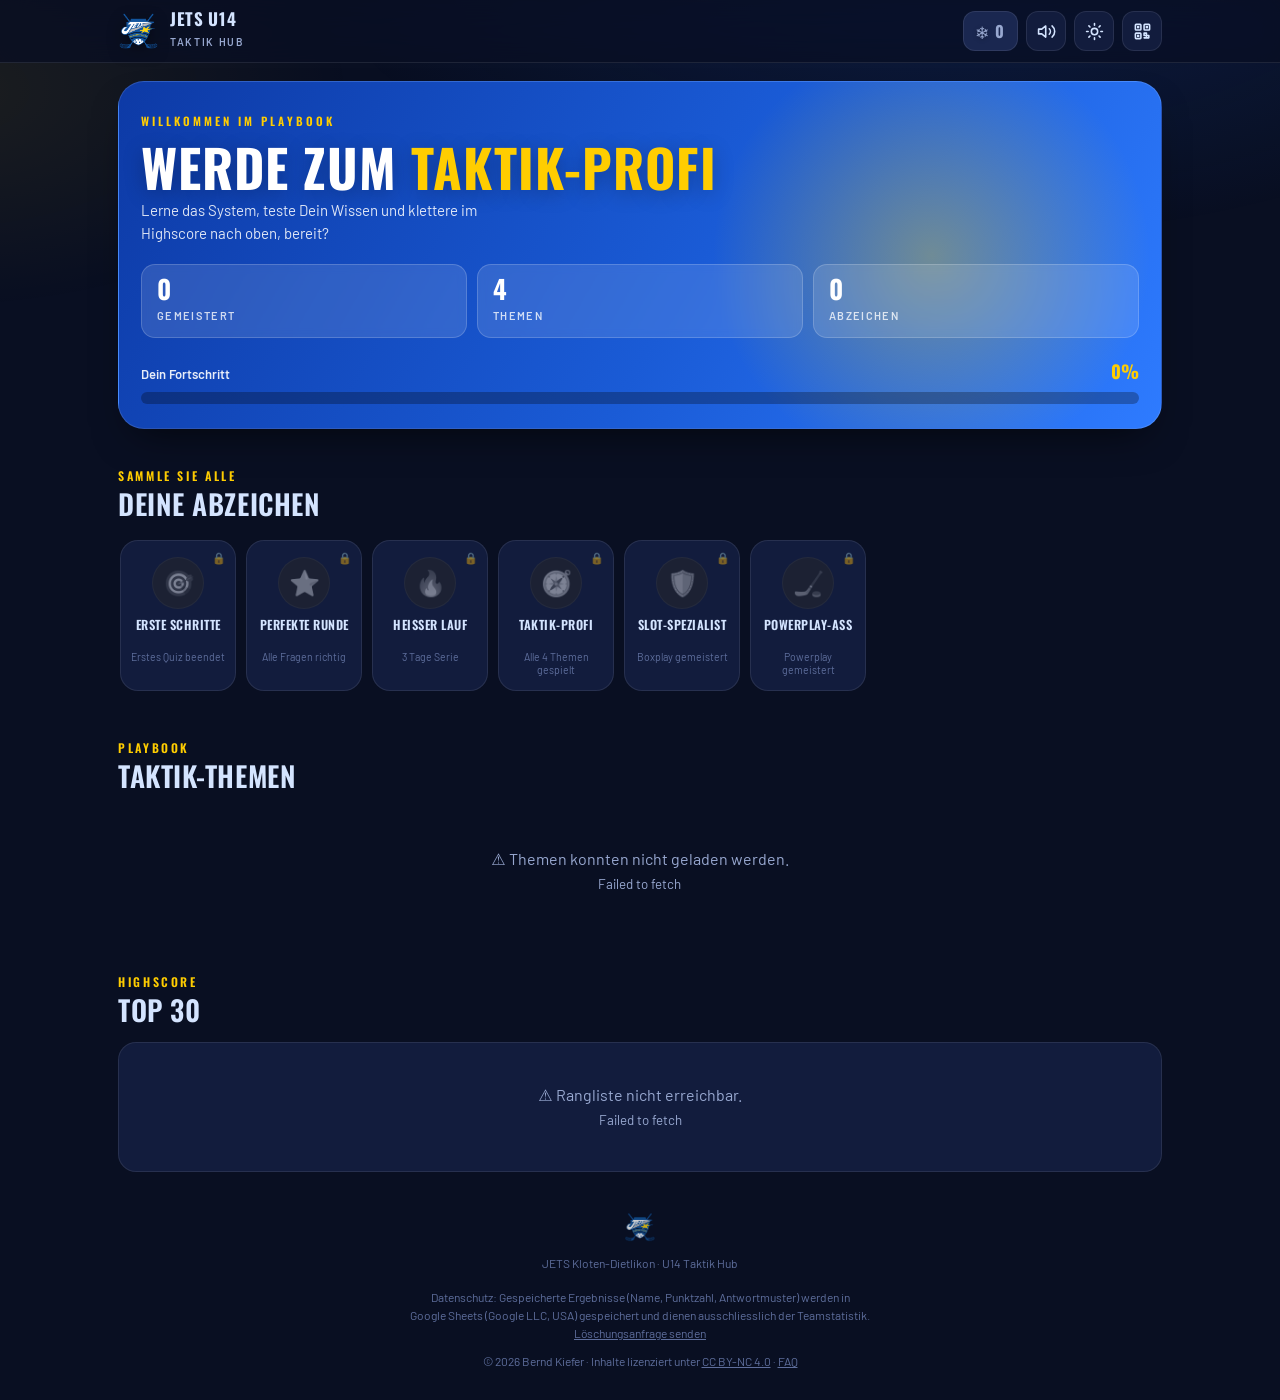
<file: quiz.html>
<!DOCTYPE html>
<html lang="de">
<head>
  <meta charset="UTF-8">
  <meta name="viewport" content="width=device-width, initial-scale=1, viewport-fit=cover">
  <meta name="theme-color" content="#090F22">
  <title>Quiz · JETS U14</title>
  <link rel="stylesheet" href="css/fonts.css">
  <link rel="stylesheet" href="css/style.css">
</head>
<body>
<div class="quiz-shell">

  <!-- ====================== HEADER ====================== -->
  <header class="app-header">
    <div class="wrap">
      <a class="brand" href="index.html">
        <img src="assets/jets-logo.png" alt="JETS Logo">
        <span class="brand-txt"><b>JETS U14</b><span>Taktik Hub</span></span>
      </a>
      <div class="header-tools">
        <button class="icon-btn" id="soundBtn" aria-label="Sound an/aus"></button>
        <button class="icon-btn" id="themeBtn" aria-label="Hell/Dunkel"></button>
      </div>
    </div>
  </header>

  <main class="quiz-main">
    <div class="quiz-wrap">

      <!-- Top-Bar (nur während Quiz sichtbar) -->
      <div class="quiz-bar" id="quizTopBar" style="display:none">
        <a class="back" href="index.html" id="backLink"></a>
        <div class="qcount">Frage <b id="qNow">1</b> von <span id="qTotal">0</span></div>
      </div>
      <div class="quiz-progress" id="quizProgressWrap" style="display:none">
        <div class="bar blue" id="quizBar"><i></i></div>
      </div>

      <!-- ============ START-SCREEN ============ -->
      <section class="screen active" id="screenStart">
        <div class="start-card">
          <div class="tile-icon" id="startIcon"></div>
          <span class="cat" id="startCat">Quiz</span>
          <h1 id="startTitle">Quiz</h1>
          <p>Beantworte die Fragen, hol dir Abzeichen und sichere dir einen Platz im Liga-Leaderboard.</p>

          <div class="field">
            <label for="nameInput">Wie heisst du?</label>
            <input id="nameInput" type="text" maxlength="20" placeholder="Dein Name oder Nickname" autocomplete="off">
          </div>

          <div class="start-meta">
            <div><b id="startCount">0</b> Fragen</div>
            <div><b id="startBest">–</b> Bestleistung</div>
          </div>

          <button class="btn btn-yellow btn-block btn-lg" id="startBtn">🎮 Quiz starten</button>
        </div>
      </section>

      <!-- ============ FRAGE-SCREEN ============ -->
      <section class="screen q-screen" id="screenQuestion">
        <h2 class="q-text" id="qText"></h2>
        <div class="answers" id="answers"></div>

        <div class="explain" id="explain">
          <div class="eh" id="explainHead"></div>
          <p id="explainText"></p>
        </div>

        <div class="q-foot" id="qFoot"></div>
      </section>

      <!-- ============ END-SCREEN ============ -->
      <section class="screen" id="screenEnd">
        <div class="end-card">
          <div class="score-ring">
            <svg viewBox="0 0 180 180">
              <circle class="ring-bg" cx="90" cy="90" r="80" fill="none" stroke-width="14"/>
              <circle class="ring-fg" id="ringFg" cx="90" cy="90" r="80" fill="none" stroke-width="14"/>
            </svg>
            <div class="ring-label"><b><span id="ringPct">0</span>%</b><span>Score</span></div>
          </div>

          <div class="verdict" id="endVerdict"></div>
          <p class="sub" id="endSub"></p>

          <div id="newBadges"></div>

          <div class="end-stats">
            <div class="estat"><b id="endScore">0</b><span>Richtig</span></div>
            <div class="estat"><b id="endTotal">0</b><span>Fragen</span></div>
            <div class="estat"><b id="endPct">0%</b><span>Quote</span></div>
            <div class="estat"><b id="endStreak">0</b><span>🔥 Serie</span></div>
          </div>

          <div class="end-actions">
            <button class="btn btn-yellow btn-lg btn-block" id="saveBtn"></button>
            <p class="privacy-hint" id="privacyHint" style="display:none">Name und Ergebnis werden in Google&nbsp;Sheets gespeichert (Teamstatistik).</p>
            <button class="btn btn-ghost btn-block" id="retryBtn">🔁 Nochmal versuchen</button>
            <button class="btn btn-ghost btn-block" id="homeBtn">← Zurück zum Hub</button>
          </div>
        </div>
      </section>

    </div>
  </main>
</div>

  <script src="js/config.js"></script>
  <script src="js/api.js"></script>
  <script src="js/ui.js"></script>
  <script src="js/quiz.js"></script>
  <script>
    // Icons in statisches Markup einsetzen
    document.getElementById("backLink").innerHTML = UI.icon("back", 17) + " Hub";
    document.getElementById("explainHead").innerHTML = UI.icon("bulb", 18) + " Das sagt dein Playbook:";
  </script>
  <footer class="foot foot-sm">
    <p class="foot-copyright">© <a href="coach.html" class="coach-link" tabindex="-1">2026</a> Bernd Kiefer · Inhalte lizenziert unter <a href="https://creativecommons.org/licenses/by-nc/4.0/" target="_blank" rel="noopener">CC BY-NC 4.0</a> · <a href="faq.html">FAQ</a></p>
  </footer>
</body>
</html>
</file>
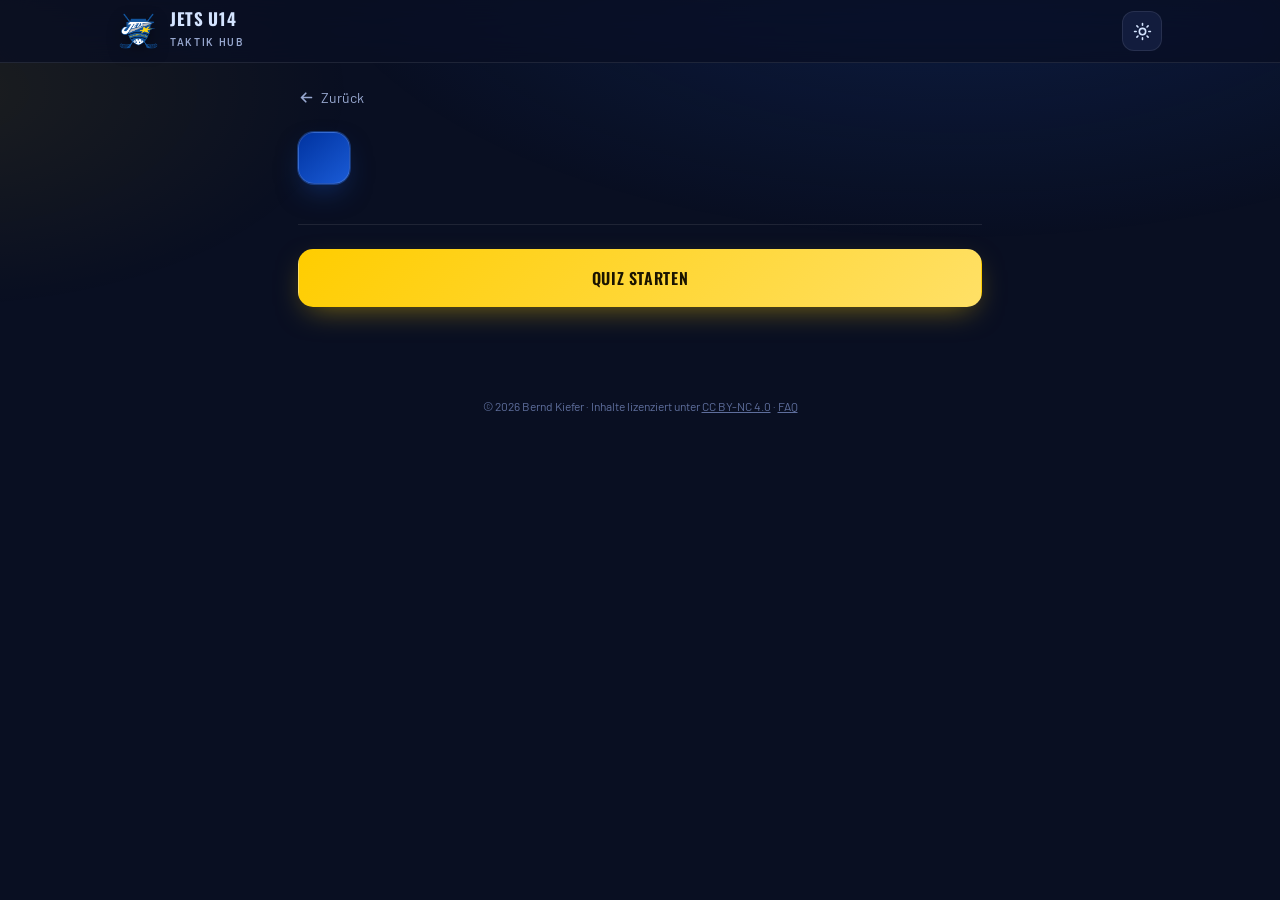
<file: theory.html>
<!DOCTYPE html>
<html lang="de">
<head>
  <meta charset="UTF-8">
  <meta name="viewport" content="width=device-width, initial-scale=1, viewport-fit=cover">
  <meta name="theme-color" content="#090F22">
  <title>Theorie · JETS U14 Taktik Hub</title>
  <link rel="stylesheet" href="css/fonts.css">
  <link rel="stylesheet" href="css/style.css">
</head>
<body>

  <header class="app-header">
    <div class="wrap">
      <a class="brand" href="index.html">
        <img src="assets/jets-logo.png" alt="JETS Logo">
        <span class="brand-txt"><b>JETS U14</b><span>Taktik Hub</span></span>
      </a>
      <div class="header-tools">
        <button class="icon-btn" id="themeBtn" aria-label="Hell/Dunkel"></button>
      </div>
    </div>
  </header>

  <main class="wrap theory-page" id="theoryPage">

    <div class="theory-nav">
      <a class="back-link" href="index.html" id="backLink"></a>
    </div>

    <div class="theory-head" id="theoryHead">
      <div class="tile-icon" id="tIcon"></div>
      <div class="theory-head-text">
        <span class="cat" id="tCat"></span>
        <h1 id="tTitle"></h1>
      </div>
    </div>

    <div class="theory-body" id="theoryBody"></div>

    <div class="theory-resources" id="theoryResources"></div>

    <div class="theory-foot">
      <button class="btn btn-yellow btn-block btn-lg" id="startBtn">Quiz starten</button>
    </div>

  </main>

  <footer class="foot foot-sm">
    <p class="foot-copyright">© <a href="coach.html" class="coach-link" tabindex="-1">2026</a> Bernd Kiefer · Inhalte lizenziert unter <a href="https://creativecommons.org/licenses/by-nc/4.0/" target="_blank" rel="noopener">CC BY-NC 4.0</a> · <a href="faq.html">FAQ</a></p>
  </footer>

  <script src="js/vendor/marked.min.js"></script>
  <script src="js/config.js"></script>
  <script src="js/api.js"></script>
  <script src="js/ui.js"></script>
  <script src="js/theory.js"></script>
</body>
</html>
</file>
<file: css/fonts.css>
/* Self-hosted fonts (latin subset) — SIL Open Font License 1.1 */

@font-face {
  font-family: 'Oswald';
  font-style: normal;
  font-weight: 400 700;
  font-display: swap;
  src: url('../assets/fonts/oswald.woff2') format('woff2');
  unicode-range: U+0000-00FF, U+0131, U+0152-0153, U+02BB-02BC, U+02C6, U+02DA, U+02DC, U+0304, U+0308, U+0329, U+2000-206F, U+20AC, U+2122, U+2191, U+2193, U+2212, U+2215, U+FEFF, U+FFFD;
}

@font-face {
  font-family: 'Barlow';
  font-style: normal;
  font-weight: 400;
  font-display: swap;
  src: url('../assets/fonts/barlow-400.woff2') format('woff2');
  unicode-range: U+0000-00FF, U+0131, U+0152-0153, U+02BB-02BC, U+02C6, U+02DA, U+02DC, U+0304, U+0308, U+0329, U+2000-206F, U+20AC, U+2122, U+2191, U+2193, U+2212, U+2215, U+FEFF, U+FFFD;
}

@font-face {
  font-family: 'Barlow';
  font-style: normal;
  font-weight: 500;
  font-display: swap;
  src: url('../assets/fonts/barlow-500.woff2') format('woff2');
  unicode-range: U+0000-00FF, U+0131, U+0152-0153, U+02BB-02BC, U+02C6, U+02DA, U+02DC, U+0304, U+0308, U+0329, U+2000-206F, U+20AC, U+2122, U+2191, U+2193, U+2212, U+2215, U+FEFF, U+FFFD;
}

@font-face {
  font-family: 'Barlow';
  font-style: normal;
  font-weight: 600;
  font-display: swap;
  src: url('../assets/fonts/barlow-600.woff2') format('woff2');
  unicode-range: U+0000-00FF, U+0131, U+0152-0153, U+02BB-02BC, U+02C6, U+02DA, U+02DC, U+0304, U+0308, U+0329, U+2000-206F, U+20AC, U+2122, U+2191, U+2193, U+2212, U+2215, U+FEFF, U+FFFD;
}

@font-face {
  font-family: 'Barlow';
  font-style: normal;
  font-weight: 700;
  font-display: swap;
  src: url('../assets/fonts/barlow-700.woff2') format('woff2');
  unicode-range: U+0000-00FF, U+0131, U+0152-0153, U+02BB-02BC, U+02C6, U+02DA, U+02DC, U+0304, U+0308, U+0329, U+2000-206F, U+20AC, U+2122, U+2191, U+2193, U+2212, U+2215, U+FEFF, U+FFFD;
}
</file>
<file: css/style.css>
/* =============================================================
   JETS U14B – Taktik-Zentrale
   Design-System / Shared Styles
   Sporty-condensed: Oswald (Display) + Barlow (Body)
   Markenfarben: Pantone 286C Blau / 116C Gelb
   ============================================================= */

/* ---------- Design-Tokens: DARK MODE (Standard) ---------- */
:root {
  /* Marke */
  --blue:        #1A5BD6;   /* lebendiges Brand-Blau (auf Dunkel) */
  --blue-deep:   #0033A0;   /* Pantone 286C – Vollton */
  --blue-glow:   #2E7BFF;
  --yellow:      #FFCD00;   /* Pantone 116C */
  --yellow-soft: #FFE066;

  /* Status */
  --green:       #28C76F;
  --green-deep:  #16924f;
  --red:         #FF5A5F;
  --red-deep:    #c2353a;

  /* Flächen (dunkles Navy, nicht Schwarz) */
  --bg:          #090F22;
  --bg-2:        #0C1430;
  --surface:     #121C3D;
  --surface-2:   #1A2750;
  --surface-3:   #233166;
  --border:      rgba(255,255,255,0.09);
  --border-str:  rgba(255,255,255,0.16);

  /* Text */
  --text:        #D4E4FF;
  --text-dim:    #98A8D0;
  --text-faint:  #5E6E9C;
  --accent-text: #FFCD00;

  /* Effekte */
  --shadow:      0 18px 40px -18px rgba(0,0,0,0.7);
  --shadow-sm:   0 6px 18px -8px rgba(0,0,0,0.6);
  --glow-blue:   0 0 0 1px rgba(46,123,255,.35), 0 12px 30px -10px rgba(26,91,214,.55);
  --glow-yellow: 0 10px 30px -10px rgba(255,205,0,.5);

  --radius:      18px;
  --radius-sm:   12px;
  --radius-lg:   26px;

  --maxw:        1080px;

  --font-display: "Oswald", "Barlow", system-ui, sans-serif;
  --font-body:    "Barlow", system-ui, -apple-system, sans-serif;
}

/* ---------- LIGHT MODE ---------- */
:root[data-theme="light"] {
  --blue:        #1351C4;
  --blue-deep:   #0033A0;
  --blue-glow:   #1351C4;
  --green:       #1ea860;
  --green-deep:  #157a45;
  --red:         #e23b40;

  --bg:          #EEF2FB;
  --bg-2:        #E3E9F7;
  --surface:     #FFFFFF;
  --surface-2:   #F3F6FD;
  --surface-3:   #E7EDFA;
  --border:      rgba(11,18,40,0.10);
  --border-str:  rgba(11,18,40,0.20);

  --text:        #0B1228;
  --text-dim:    #4A5878;
  --text-faint:  #8593B5;
  --accent-text: #8A5800;

  --shadow:      0 18px 40px -22px rgba(20,40,90,0.35);
  --shadow-sm:   0 6px 18px -10px rgba(20,40,90,0.28);
  --glow-blue:   0 0 0 1px rgba(19,81,196,.18), 0 12px 28px -12px rgba(19,81,196,.4);
}

/* ---------- Reset ---------- */
*, *::before, *::after { box-sizing: border-box; margin: 0; padding: 0; }
html { -webkit-text-size-adjust: 100%; scroll-behavior: smooth; }
body {
  font-family: var(--font-body);
  background: var(--bg);
  color: var(--text);
  line-height: 1.5;
  min-height: 100dvh;
  -webkit-font-smoothing: antialiased;
  overflow-x: hidden;
  transition: background .35s ease, color .35s ease;
}

/* Dezenter Hintergrund-Glow */
body::before {
  content: "";
  position: fixed; inset: 0;
  background:
    radial-gradient(1100px 520px at 75% -8%, rgba(26,91,214,.20), transparent 60%),
    radial-gradient(760px 400px at -5% 10%, rgba(255,205,0,.08), transparent 55%);
  pointer-events: none; z-index: 0;
}
:root[data-theme="light"] body::before {
  background:
    radial-gradient(1100px 520px at 75% -8%, rgba(26,91,214,.12), transparent 60%),
    radial-gradient(760px 400px at -5% 10%, rgba(255,205,0,.14), transparent 55%);
}

img { max-width: 100%; display: block; }
button { font-family: inherit; cursor: pointer; border: none; background: none; color: inherit; }
a { color: inherit; text-decoration: none; }

/* ---------- Typo ---------- */
.display {
  font-family: var(--font-display);
  font-weight: 700;
  text-transform: uppercase;
  letter-spacing: .01em;
  line-height: .98;
}
h1, h2, h3 { font-family: var(--font-display); font-weight: 600; text-transform: uppercase; letter-spacing: .02em; line-height: 1.02; }

/* ---------- Layout ---------- */
.wrap { position: relative; z-index: 1; width: 100%; max-width: var(--maxw); margin: 0 auto; padding: 0 18px; }
.section { margin-top: 38px; }
.section-head { display: flex; align-items: flex-end; justify-content: space-between; gap: 14px; margin-bottom: 16px; }
.section-head h2 { font-size: clamp(16px, 4.5vw, 28px); hyphens: none; line-height: 1.1; }
.section-head .eyebrow {
  font-family: var(--font-display); text-transform: uppercase; letter-spacing: .22em;
  font-size: 12px; color: var(--yellow); font-weight: 600; margin-bottom: 4px; display: block;
}

/* =============================================================
   HEADER
   ============================================================= */
.app-header {
  position: sticky; top: 0; z-index: 50;
  background: color-mix(in srgb, var(--bg) 78%, transparent);
  backdrop-filter: blur(16px) saturate(140%);
  border-bottom: 1px solid var(--border);
}
.app-header .wrap { display: flex; align-items: center; gap: 12px; height: 62px; }
.brand { display: flex; align-items: center; gap: 11px; min-width: 0; }
.brand img { height: 38px; width: auto; filter: drop-shadow(0 4px 8px rgba(0,0,0,.4)); }
.brand-txt { min-width: 0; }
.brand-txt b {
  font-family: var(--font-display); font-weight: 700; text-transform: uppercase;
  font-size: 17px; letter-spacing: .04em; display: block; line-height: 1.05; white-space: nowrap;
}
.brand-txt span { font-size: 10.5px; color: var(--text-dim); letter-spacing: .16em; text-transform: uppercase; font-weight: 600; white-space: nowrap; }
.header-tools { margin-left: auto; display: flex; align-items: center; gap: 8px; }

.icon-btn {
  width: 40px; height: 40px; border-radius: 12px; display: grid; place-items: center;
  background: var(--surface); border: 1px solid var(--border); color: var(--text);
  transition: transform .15s, background .2s, border-color .2s;
}
.icon-btn:hover { background: var(--surface-2); border-color: var(--border-str); transform: translateY(-1px); }
.icon-btn:active { transform: scale(.94); }
.icon-btn svg { width: 19px; height: 19px; }

/* Streak-Pille */
.streak-pill {
  display: flex; align-items: center; gap: 6px; height: 40px; padding: 0 13px 0 11px;
  border-radius: 12px; background: linear-gradient(135deg, #ff8a3d, #ff5a5f);
  color: #fff; font-family: var(--font-display); font-weight: 700; font-size: 16px;
  box-shadow: 0 8px 20px -8px rgba(255,90,95,.6);
}
.streak-pill .flame { font-size: 17px; line-height: 1; filter: drop-shadow(0 1px 2px rgba(0,0,0,.3)); }
.streak-pill.cold { background: var(--surface-2); color: var(--text-dim); box-shadow: none; border: 1px solid var(--border); }

/* =============================================================
   HERO
   ============================================================= */
.hero {
  position: relative; overflow: hidden; margin-top: 18px;
  border-radius: var(--radius-lg);
  background:
    linear-gradient(135deg, rgba(0,51,160,.0), rgba(0,51,160,.0)),
    linear-gradient(120deg, #0d3aa6 0%, #1A5BD6 55%, #2E7BFF 100%);
  border: 1px solid rgba(255,255,255,.12);
  box-shadow: var(--shadow);
}
.hero::after { /* Star-Streak Motiv */
  content: ""; position: absolute; top: -40%; right: -8%; width: 60%; height: 180%;
  background: radial-gradient(closest-side, rgba(255,205,0,.35), transparent 70%);
  transform: rotate(18deg); pointer-events: none;
}
.hero-inner { position: relative; z-index: 2; padding: 26px 22px 24px; }
.hero .kicker {
  font-family: var(--font-display); text-transform: uppercase; letter-spacing: .26em;
  font-size: 11.5px; color: var(--yellow); font-weight: 600;
}
.hero h1 { color: #fff; font-size: clamp(28px, 8.5vw, 52px); font-weight: 700; margin: 8px 0 6px; text-shadow: 0 4px 20px rgba(0,0,0,.25); }
.hero h1 em { font-style: normal; color: var(--yellow); }
.hero p { color: rgba(255,255,255,.86); max-width: 46ch; font-size: 15px; }

.hero-stats { display: grid; grid-template-columns: repeat(3, 1fr); gap: 10px; margin-top: 20px; }
.hstat {
  background: rgba(255,255,255,.12); border: 1px solid rgba(255,255,255,.18);
  border-radius: 14px; padding: 11px 15px; backdrop-filter: blur(4px); min-width: 96px;
}
.hstat b { font-family: var(--font-display); font-weight: 700; font-size: 26px; color: #fff; display: block; line-height: 1; }
.hstat span { font-size: 11px; color: rgba(255,255,255,.78); text-transform: uppercase; letter-spacing: .12em; font-weight: 600; }

/* Overall progress bar im Hero */
.hero-progress { margin-top: 20px; }
.hero-progress .pwrap { display: flex; justify-content: space-between; align-items: baseline; margin-bottom: 7px; }
.hero-progress .pwrap span { color: rgba(255,255,255,.9); font-size: 13px; font-weight: 600; white-space: nowrap; }
.hero-progress .pwrap b { font-family: var(--font-display); color: var(--yellow); font-size: 18px; }

.bar { height: 12px; border-radius: 999px; background: rgba(0,0,0,.28); overflow: hidden; position: relative; }
.bar > i {
  position: absolute; inset: 0 100% 0 0; border-radius: 999px;
  background: linear-gradient(90deg, var(--yellow), var(--yellow-soft));
  transition: right 1.1s cubic-bezier(.2,.8,.2,1);
  box-shadow: 0 0 14px rgba(255,205,0,.6);
}
.bar.thin { height: 8px; }
.bar.blue > i { background: linear-gradient(90deg, var(--blue), var(--blue-glow)); box-shadow: 0 0 12px rgba(46,123,255,.55); }

/* =============================================================
   BADGES
   ============================================================= */
.badge-strip { display: flex; gap: 10px; overflow-x: auto; padding: 4px 2px 10px; scrollbar-width: none; }
.badge-strip::-webkit-scrollbar { display: none; }
.badge {
  flex: 0 0 auto; width: 116px; text-align: center; padding: 16px 10px 13px;
  border-radius: var(--radius); background: var(--surface); border: 1px solid var(--border);
  transition: transform .2s, border-color .2s; position: relative;
}
.badge .medal {
  width: 52px; height: 52px; margin: 0 auto 9px; border-radius: 50%; display: grid; place-items: center;
  font-size: 25px; background: var(--surface-2); border: 1px solid var(--border);
  filter: grayscale(1) opacity(.45); transition: filter .3s, transform .3s, box-shadow .3s;
}
.badge.earned { border-color: rgba(255,205,0,.4); }
.badge.earned .medal {
  filter: none; background: linear-gradient(135deg, #2a2410, #4a3d0d);
  border-color: rgba(255,205,0,.6); box-shadow: var(--glow-yellow); transform: scale(1.02);
}
.badge b { display: block; font-family: var(--font-display); font-weight: 600; text-transform: uppercase; font-size: 12.5px; letter-spacing: .04em; line-height: 1.1; min-height: 2.2em; }
.badge small { color: var(--text-faint); font-size: 10.5px; line-height: 1.25; display: block; margin-top: 5px; }
.badge.earned small { color: var(--text-dim); }
.badge .lock { position: absolute; top: 9px; right: 9px; font-size: 11px; opacity: .5; }

/* =============================================================
   TOPIC CARDS
   ============================================================= */
.grid-cards { display: grid; grid-template-columns: 1fr; gap: 14px; }
@media (min-width: 560px) { .grid-cards { grid-template-columns: 1fr 1fr; } }
@media (min-width: 900px) { .grid-cards { grid-template-columns: 1fr 1fr 1fr; } }

.card {
  position: relative; background: var(--surface); border: 1px solid var(--border);
  border-radius: var(--radius); padding: 18px; display: flex; flex-direction: column; gap: 13px;
  transition: transform .2s, border-color .2s, box-shadow .2s; overflow: hidden;
}
.card::before {
  content: ""; position: absolute; left: 0; top: 0; bottom: 0; width: 4px;
  background: linear-gradient(var(--blue), var(--blue-glow)); opacity: .9;
}
.card:hover { transform: translateY(-3px); border-color: var(--border-str); box-shadow: var(--shadow); }

.card-top { display: flex; align-items: flex-start; gap: 13px; }
.tile-icon {
  flex: 0 0 auto; width: 56px; height: 56px; border-radius: 16px;
  background: linear-gradient(140deg, var(--blue-deep), var(--blue)); display: grid; place-items: center;
  box-shadow: var(--glow-blue); border: 1px solid rgba(255,255,255,.14);
}
.tile-icon svg { width: 30px; height: 30px; }
.card .cat {
  display: inline-flex; align-items: center; gap: 5px; align-self: flex-start;
  font-family: var(--font-display); text-transform: uppercase; letter-spacing: .12em;
  font-size: 10.5px; font-weight: 600; color: var(--yellow);
  background: rgba(255,205,0,.1); border: 1px solid rgba(255,205,0,.25);
  padding: 3px 9px; border-radius: 999px;
}
.card h3 { font-size: 19px; margin-top: 7px; }
.card .desc { color: var(--text-dim); font-size: 13.5px; flex: 1; }

.card-meta { display: flex; align-items: center; gap: 8px; font-size: 11.5px; color: var(--text-faint); }
.card-meta .dot { width: 4px; height: 4px; border-radius: 50%; background: currentColor; }

.card .mini-prog { display: flex; align-items: center; gap: 9px; }
.card .mini-prog .bar { flex: 1; }
.card .mini-prog span { font-size: 11px; color: var(--text-dim); font-weight: 700; font-family: var(--font-display); }

.card-actions { display: grid; grid-template-columns: 1fr 1fr; gap: 9px; margin-top: 2px; }

/* Buttons */
.btn {
  display: inline-flex; align-items: center; justify-content: center; gap: 7px;
  font-family: var(--font-display); font-weight: 600; text-transform: uppercase; letter-spacing: .04em;
  font-size: 13.5px; padding: 12px 14px; border-radius: 13px; border: 1px solid transparent;
  transition: transform .15s, filter .2s, background .2s, border-color .2s; white-space: nowrap;
  min-height: 46px;
}
.btn:active { transform: scale(.97); }
.btn-primary { background: linear-gradient(135deg, var(--blue), var(--blue-glow)); color: #fff; box-shadow: 0 10px 24px -12px rgba(26,91,214,.9); }
.btn-primary:hover { filter: brightness(1.08); }
.btn-yellow { background: linear-gradient(135deg, var(--yellow), var(--yellow-soft)); color: #1a1400; box-shadow: var(--glow-yellow); }
.btn-yellow:hover { filter: brightness(1.05); }
.btn-ghost { background: var(--surface-2); border-color: var(--border); color: var(--text); }
.btn-ghost:hover { background: var(--surface-3); border-color: var(--border-str); }
.btn-lg { font-size: 16px; padding: 16px 22px; min-height: 56px; border-radius: 15px; }
.btn-block { width: 100%; }
.btn:disabled { opacity: .5; cursor: not-allowed; transform: none; }

/* Done-Badge auf Karte */
.card .done-flag {
  position: absolute; top: 14px; right: 14px; width: 26px; height: 26px; border-radius: 50%;
  background: var(--green); display: grid; place-items: center; box-shadow: 0 4px 10px -3px rgba(40,199,111,.7);
}
.card .done-flag svg { width: 15px; height: 15px; }

/* =============================================================
   LEADERBOARD
   ============================================================= */
.board { background: var(--surface); border: 1px solid var(--border); border-radius: var(--radius); overflow: hidden; }
.board-row {
  display: grid; grid-template-columns: 42px 1fr auto; align-items: center; gap: 12px;
  padding: 13px 16px; border-bottom: 1px solid var(--border);
}
.board-row:last-child { border-bottom: none; }
.board-row.head { background: var(--surface-2); border-bottom: 1px solid var(--border-str); }
.board-row.head span { font-family: var(--font-display); text-transform: uppercase; letter-spacing: .14em; font-size: 10.5px; color: var(--text-dim); font-weight: 600; }
.rank {
  width: 30px; height: 30px; border-radius: 9px; display: grid; place-items: center;
  font-family: var(--font-display); font-weight: 700; font-size: 15px; background: var(--surface-2); color: var(--text-dim);
}
.board-row.me { background: rgba(255,205,0,.07); }
.board-row.me .rank { color: var(--text); }
.rank.r1 { background: linear-gradient(135deg, #FFD700, #FFA000); color: #2a1d00; box-shadow: var(--glow-yellow); }
.rank.r2 { background: linear-gradient(135deg, #d7dee8, #9aa6b8); color: #1a1f2b; }
.rank.r3 { background: linear-gradient(135deg, #e0a06b, #b9763f); color: #2a1500; }
.bl-name { display: flex; flex-direction: column; min-width: 0; }
.bl-name b { font-weight: 700; font-size: 15px; overflow: hidden; text-overflow: ellipsis; white-space: nowrap; }
.bl-name small { color: var(--text-faint); font-size: 11px; }
.bl-score { text-align: right; }
.bl-score b { font-family: var(--font-display); font-weight: 700; font-size: 18px; color: var(--yellow); }
.bl-score small { display: block; color: var(--text-faint); font-size: 11px; }

/* =============================================================
   THEORY PAGE  (theory.html)
   ============================================================= */
.theory-page { padding-top: 24px; padding-bottom: 60px; max-width: 720px; }

.theory-nav { margin-bottom: 20px; }
.back-link {
  display: inline-flex; align-items: center; gap: 6px;
  color: var(--text-dim); text-decoration: none; font-size: 14px;
  transition: color .15s;
}
.back-link:hover { color: var(--text); }

.theory-head { display: flex; align-items: flex-start; gap: 16px; margin-bottom: 28px; }
.theory-head .tile-icon { width: 52px; height: 52px; flex-shrink: 0; }
.theory-head-text .cat { margin-bottom: 6px; }
.theory-head-text h1 { font-family: var(--font-display); font-size: clamp(22px, 5vw, 34px); font-weight: 700; text-transform: uppercase; letter-spacing: .02em; line-height: 1.1; }

.theory-body { font-size: 16px; line-height: 1.75; color: var(--text); margin-bottom: 36px; overflow-wrap: break-word; }
.theory-body h1,.theory-body h2 { font-family: var(--font-display); text-transform: uppercase; letter-spacing: .05em; color: var(--text); margin: 28px 0 10px; font-size: 17px; }
.theory-body h3 { font-family: var(--font-display); text-transform: uppercase; letter-spacing: .05em; color: var(--accent-text); margin: 22px 0 8px; font-size: 14px; }
.theory-body h4 { font-family: var(--font-display); color: var(--text); margin: 18px 0 6px; font-size: 14px; text-transform: uppercase; letter-spacing: .04em; }
.theory-body p { margin-bottom: 14px; }
.theory-body ul, .theory-body ol { padding-left: 4px; list-style: none; display: grid; gap: 8px; margin-bottom: 16px; }
.theory-body li { display: flex; gap: 10px; }
.theory-body ul li::before { content: ""; flex: 0 0 auto; width: 7px; height: 7px; margin-top: 9px; border-radius: 2px; background: var(--yellow); transform: rotate(45deg); }
.theory-body ol { counter-reset: ol; }
.theory-body ol li { counter-increment: ol; }
.theory-body ol li::before { content: counter(ol); flex: 0 0 auto; width: 22px; height: 22px; border-radius: 6px; background: var(--surface-2); border: 1px solid var(--border-str); font-family: var(--font-display); font-size: 12px; font-weight: 700; display: grid; place-items: center; margin-top: 2px; color: var(--accent-text); }
.theory-body strong { color: var(--accent-text); font-weight: 700; }
.theory-body em { color: var(--text-dim); font-style: italic; }
.theory-body hr { border: none; border-top: 1px solid var(--border); margin: 24px 0; }
.theory-body blockquote { border-left: 3px solid var(--yellow); padding-left: 14px; margin: 16px 0; font-style: italic; color: var(--text-dim); }

.resources-heading { font-family: var(--font-display); font-size: 15px; text-transform: uppercase; letter-spacing: .1em; color: var(--text-dim); margin-bottom: 14px; }
.resources-grid { display: grid; gap: 14px; }

.resource-card { border-radius: var(--radius); overflow: hidden; border: 1px solid var(--border); background: var(--surface); }

.resource-yt .yt-wrap { position: relative; padding-bottom: 56.25%; height: 0; }
.resource-yt .yt-wrap iframe { position: absolute; inset: 0; width: 100%; height: 100%; border: none; }
.resource-yt .resource-label { padding: 10px 14px; font-size: 13.5px; color: var(--text-dim); }

.resource-pdf .pdf-wrap { position: relative; height: clamp(220px, 45vh, 500px); }
.resource-pdf .pdf-wrap iframe { position: absolute; inset: 0; width: 100%; height: 100%; border: none; }
.resource-pdf .resource-label { padding: 10px 14px; font-size: 13.5px; color: var(--text-dim); }

.resource-img figure { margin: 0; }
.resource-img img { width: 100%; display: block; }
.resource-img figcaption { padding: 10px 14px; font-size: 13px; color: var(--text-faint); }

.resource-link {
  display: flex; align-items: center; gap: 12px; padding: 14px 16px;
  text-decoration: none; color: var(--text); transition: background .15s;
}
.resource-link:hover { background: var(--surface-2); }
.resource-link-icon { font-size: 20px; flex-shrink: 0; }
.resource-link-title { flex: 1; font-size: 15px; font-weight: 600; }
.resource-link-arrow { color: var(--text-faint); font-size: 18px; flex-shrink: 0; }

.theory-foot { margin-top: 40px; padding-top: 24px; border-top: 1px solid var(--border); }

@media (max-width: 480px) {
  .theory-page { padding-top: 16px; padding-bottom: 40px; }
  .theory-head { gap: 12px; margin-bottom: 20px; }
  .theory-head .tile-icon { width: 44px; height: 44px; border-radius: 13px; }
  .theory-body { font-size: 15.5px; }
  .theory-body h1, .theory-body h2 { font-size: 16px; }
  .resource-pdf .pdf-wrap { height: clamp(200px, 38vh, 340px); }
}

/* =============================================================
   QUIZ-SEITE
   ============================================================= */
.quiz-shell { min-height: 100dvh; display: flex; flex-direction: column; }
.quiz-main { flex: 1; display: flex; flex-direction: column; }
.quiz-wrap { width: 100%; max-width: 620px; margin: 0 auto; padding: 0 18px; flex: 1; display: flex; flex-direction: column; }

/* Quiz top bar */
.quiz-bar { display: flex; align-items: center; gap: 12px; padding: 16px 0 8px; }
.quiz-bar .back { display: flex; align-items: center; gap: 7px; color: var(--text-dim); font-weight: 600; font-size: 13.5px; }
.quiz-bar .back:hover { color: var(--text); }
.quiz-bar .qcount { margin-left: auto; font-family: var(--font-display); font-weight: 600; font-size: 13px; color: var(--text-dim); letter-spacing: .05em; }
.quiz-bar .qcount b { color: var(--yellow); font-size: 16px; }

.quiz-progress { padding: 4px 0 18px; }

/* Screens */
.screen { display: none; flex: 1; flex-direction: column; animation: rise .4s ease both; }
.screen.active { display: flex; }
@keyframes rise { from { opacity: 0; transform: translateY(14px); } to { opacity: 1; transform: none; } }

/* Start screen */
.start-card { text-align: center; padding: 30px 6px; margin: auto 0; }
.start-card .tile-icon { width: 84px; height: 84px; border-radius: 22px; margin: 0 auto 20px; }
.start-card .tile-icon svg { width: 46px; height: 46px; }
.start-card .cat { margin: 0 auto 14px; }
.start-card h1 { font-size: clamp(28px, 8vw, 42px); }
.start-card p { color: var(--text-dim); max-width: 40ch; margin: 12px auto 24px; }
.field { text-align: left; max-width: 360px; margin: 0 auto 18px; }
.field label { display: block; font-family: var(--font-display); text-transform: uppercase; letter-spacing: .08em; font-size: 12px; color: var(--text-dim); margin-bottom: 8px; }
.field input {
  width: 100%; padding: 15px 16px; border-radius: 14px; background: var(--surface);
  border: 1.5px solid var(--border-str); color: var(--text); font-size: 17px; font-weight: 600; font-family: var(--font-body);
  transition: border-color .2s, box-shadow .2s;
}
.field input:focus { outline: none; border-color: var(--blue); box-shadow: 0 0 0 4px rgba(26,91,214,.2); }
.field input::placeholder { color: var(--text-faint); }
.start-meta { display: flex; justify-content: center; gap: 22px; margin-bottom: 24px; color: var(--text-faint); font-size: 13px; }
.start-meta b { color: var(--text); font-family: var(--font-display); font-size: 17px; display: block; }

/* Question screen */
.q-screen { padding-bottom: 28px; }
.q-text {
  font-family: var(--font-display); font-weight: 600; text-transform: none;
  font-size: clamp(21px, 5.4vw, 28px); line-height: 1.18; margin: 8px 0 20px;
}
.answers { display: grid; gap: 12px; }
.answer {
  display: flex; align-items: center; gap: 14px; text-align: left; width: 100%;
  padding: 16px 16px; border-radius: 15px; background: var(--surface);
  border: 1.5px solid var(--border); color: var(--text); font-size: 16px; font-weight: 600;
  transition: transform .12s, border-color .2s, background .2s; min-height: 62px;
}
.answer:hover:not(:disabled) { border-color: var(--blue); transform: translateX(2px); }
.answer:active:not(:disabled) { transform: scale(.99); }
.answer .key {
  flex: 0 0 auto; width: 34px; height: 34px; border-radius: 10px; display: grid; place-items: center;
  background: var(--surface-2); border: 1px solid var(--border-str);
  font-family: var(--font-display); font-weight: 700; font-size: 16px; color: var(--text-dim);
  transition: background .2s, color .2s;
}
.answer .atext { flex: 1; }
.answer .mark { flex: 0 0 auto; width: 24px; height: 24px; opacity: 0; transition: opacity .2s; }
.answer .mark svg { width: 24px; height: 24px; }

.answer.correct { background: rgba(40,199,111,.14); border-color: var(--green); }
.answer.correct .key { background: var(--green); color: #fff; border-color: var(--green); }
.answer.correct .mark { opacity: 1; color: var(--green); }
.answer.wrong { background: rgba(255,90,95,.13); border-color: var(--red); }
.answer.wrong .key { background: var(--red); color: #fff; border-color: var(--red); }
.answer.wrong .mark { opacity: 1; color: var(--red); }
.answer:disabled { cursor: default; }
.answer.dimmed { opacity: .5; }

/* Explanation box */
.explain {
  margin-top: 18px; border-radius: 16px; overflow: hidden;
  background: rgba(26,91,214,.13); border: 1.5px solid rgba(46,123,255,.4);
  max-height: 0; opacity: 0; transition: max-height .4s ease, opacity .3s, margin .3s;
}
.explain.show { max-height: 420px; opacity: 1; }
.explain .eh {
  display: flex; align-items: center; gap: 9px; padding: 12px 16px 8px;
  font-family: var(--font-display); text-transform: uppercase; letter-spacing: .06em; font-size: 13px; color: var(--blue-glow);
}
.explain .eh svg { width: 18px; height: 18px; }
:root[data-theme="light"] .explain .eh { color: var(--blue); }
.explain p { padding: 0 16px 14px; color: var(--text); font-size: 14.5px; line-height: 1.5; }

.q-foot { margin-top: 18px; }

/* End screen */
.end-card { text-align: center; padding: 26px 6px; margin: auto 0; }
.score-ring { position: relative; width: 180px; height: 180px; margin: 0 auto 8px; }
.score-ring svg { transform: rotate(-90deg); width: 100%; height: 100%; }
.score-ring .ring-bg { stroke: var(--surface-2); }
.score-ring .ring-fg { stroke: var(--yellow); stroke-linecap: round; transition: stroke-dashoffset 1.3s cubic-bezier(.2,.8,.2,1); filter: drop-shadow(0 0 8px rgba(255,205,0,.5)); }
.score-ring .ring-label { position: absolute; inset: 0; display: grid; place-content: center; text-align: center; }
.score-ring .ring-label b { font-family: var(--font-display); font-weight: 700; font-size: 52px; line-height: .9; }
.score-ring .ring-label span { font-size: 12px; color: var(--text-dim); text-transform: uppercase; letter-spacing: .14em; font-weight: 600; }
.end-card .verdict { font-family: var(--font-display); text-transform: uppercase; font-size: clamp(24px,7vw,36px); margin: 10px 0 4px; }
.end-card .sub { color: var(--text-dim); margin-bottom: 8px; }
.end-stats { display: flex; justify-content: center; gap: 14px; margin: 18px 0 26px; flex-wrap: wrap; }
.estat { background: var(--surface); border: 1px solid var(--border); border-radius: 14px; padding: 12px 18px; min-width: 84px; }
.estat b { font-family: var(--font-display); font-weight: 700; font-size: 24px; display: block; line-height: 1; }
.estat span { font-size: 11px; color: var(--text-faint); text-transform: uppercase; letter-spacing: .1em; font-weight: 600; }
.end-actions { display: grid; gap: 11px; max-width: 380px; margin: 0 auto; }
.new-badge-pop {
  display: inline-flex; align-items: center; gap: 9px; margin: 0 auto 18px;
  background: rgba(255,205,0,.12); border: 1px solid rgba(255,205,0,.4); border-radius: 999px;
  padding: 9px 16px 9px 11px; color: var(--yellow); font-weight: 700; font-size: 14px;
  animation: pop .5s ease both;
}
.new-badge-pop .medal { width: 30px; height: 30px; border-radius: 50%; display: grid; place-items: center; background: rgba(255,205,0,.18); font-size: 16px; }
@keyframes pop { 0% { transform: scale(0.6); opacity: 0; } 60% { transform: scale(1.08); } 100% { transform: scale(1); opacity: 1; } }

/* Loading / states */
.loading { display: grid; place-items: center; padding: 60px 0; color: var(--text-dim); gap: 16px; }
.spinner { width: 38px; height: 38px; border-radius: 50%; border: 3px solid var(--surface-2); border-top-color: var(--blue); animation: spin .8s linear infinite; }
@keyframes spin { to { transform: rotate(360deg); } }
.empty { text-align: center; color: var(--text-dim); padding: 40px 20px; }

/* Toast */
.toast-host { position: fixed; left: 0; right: 0; bottom: 18px; z-index: 200; display: flex; flex-direction: column; align-items: center; gap: 8px; pointer-events: none; padding: 0 16px; }
.toast {
  background: var(--surface-3); border: 1px solid var(--border-str); color: var(--text);
  padding: 12px 18px; border-radius: 13px; font-weight: 600; font-size: 14px; box-shadow: var(--shadow);
  display: flex; align-items: center; gap: 9px; max-width: 92vw;
  animation: toastin .3s ease both;
}
.toast.ok { border-color: rgba(40,199,111,.5); }
.toast.bad { border-color: rgba(255,90,95,.5); }
@keyframes toastin { from { transform: translateY(20px); opacity: 0; } to { transform: none; opacity: 1; } }

/* Confetti canvas */
#confetti { position: fixed; inset: 0; pointer-events: none; z-index: 150; }

/* Mock-Banner */
.mock-banner {
  display: flex; align-items: center; gap: 9px; justify-content: center; text-align: center;
  font-size: 12px; color: var(--text-dim); background: var(--surface);
  border: 1px dashed var(--border-str); border-radius: 12px; padding: 9px 14px; margin-top: 14px;
}
.mock-banner b { color: var(--yellow); }

/* Footer */
.foot { text-align: center; color: var(--text-faint); font-size: 12px; padding: 40px 0 30px; }
.foot .logo-sm { height: 30px; margin: 0 auto 12px; opacity: .8; }
.foot-sm { padding: 20px 0 16px; }
.foot-copyright { margin-top: 10px; }
.foot-copyright a { color: var(--text-faint); text-decoration: underline; }
.foot-copyright a.coach-link { color: inherit; text-decoration: none; }
.privacy-notice { max-width: 480px; margin: 16px auto 0; line-height: 1.5; }
.privacy-notice a { color: var(--text-faint); text-decoration: underline; }

/* inline button that looks like a link */
.privacy-link { background: none; border: none; padding: 0; font: inherit; font-size: inherit; color: var(--text-faint); text-decoration: underline; cursor: pointer; }
.privacy-link:hover { color: var(--text); }

/* Quiz privacy hint (shown above save button) */
.privacy-hint { font-size: 11.5px; color: var(--text-faint); text-align: center; margin: 6px 0 2px; line-height: 1.4; }

/* Contact modal */
.modal-backdrop { position: fixed; inset: 0; background: rgba(0,0,0,.65); display: flex; align-items: center; justify-content: center; z-index: 1000; padding: 16px; }
.modal-box { background: var(--card); border: 1px solid var(--border); border-radius: 16px; padding: 28px 24px 24px; width: 100%; max-width: 420px; }
.modal-title { font-family: 'Oswald', sans-serif; font-size: 20px; color: var(--text); margin: 0 0 6px; }
.modal-sub { font-size: 13px; color: var(--text-dim); margin: 0 0 18px; line-height: 1.5; }
.modal-label { display: block; font-size: 12px; font-weight: 600; color: var(--text-dim); margin-bottom: 4px; text-transform: uppercase; letter-spacing: .05em; }
.modal-input { display: block; width: 100%; box-sizing: border-box; background: var(--bg); border: 1px solid var(--border); border-radius: 8px; padding: 10px 12px; font: inherit; font-size: 14px; color: var(--text); margin-bottom: 14px; }
.modal-input:focus { outline: none; border-color: var(--yellow); }
.modal-textarea { resize: vertical; min-height: 100px; }
.modal-actions { display: flex; gap: 10px; margin-top: 4px; }
.modal-feedback { font-size: 13px; margin: 10px 0 0; min-height: 1em; }

/* FAQ page */
.faq-page { max-width: 720px; padding-top: 32px; padding-bottom: 60px; }
.faq-page > h1 { font-size: clamp(22px, 5vw, 32px); margin-bottom: 8px; }
.faq-intro { color: var(--text-dim); font-size: 15px; margin-bottom: 32px; line-height: 1.6; }
.faq-item { border: 1px solid var(--border); border-radius: var(--radius-sm); margin-bottom: 10px; background: var(--surface); overflow: hidden; }
.faq-item summary { padding: 16px 18px; font-weight: 600; font-size: 15px; cursor: pointer; list-style: none; display: flex; justify-content: space-between; align-items: center; gap: 12px; color: var(--text); }
.faq-item summary::-webkit-details-marker { display: none; }
.faq-item summary::after { content: "+"; font-size: 20px; color: var(--text-faint); flex-shrink: 0; line-height: 1; }
.faq-item[open] summary::after { content: "−"; color: var(--accent-text); }
.faq-item[open] summary { color: var(--accent-text); }
.faq-body { padding: 0 18px 16px; color: var(--text-dim); font-size: 14.5px; line-height: 1.65; }
.faq-body p { margin-bottom: 8px; }
.faq-body p:last-child { margin-bottom: 0; }

/* Reduced motion */
@media (prefers-reduced-motion: reduce) {
  * { animation-duration: .001ms !important; transition-duration: .001ms !important; }
}
</file>
